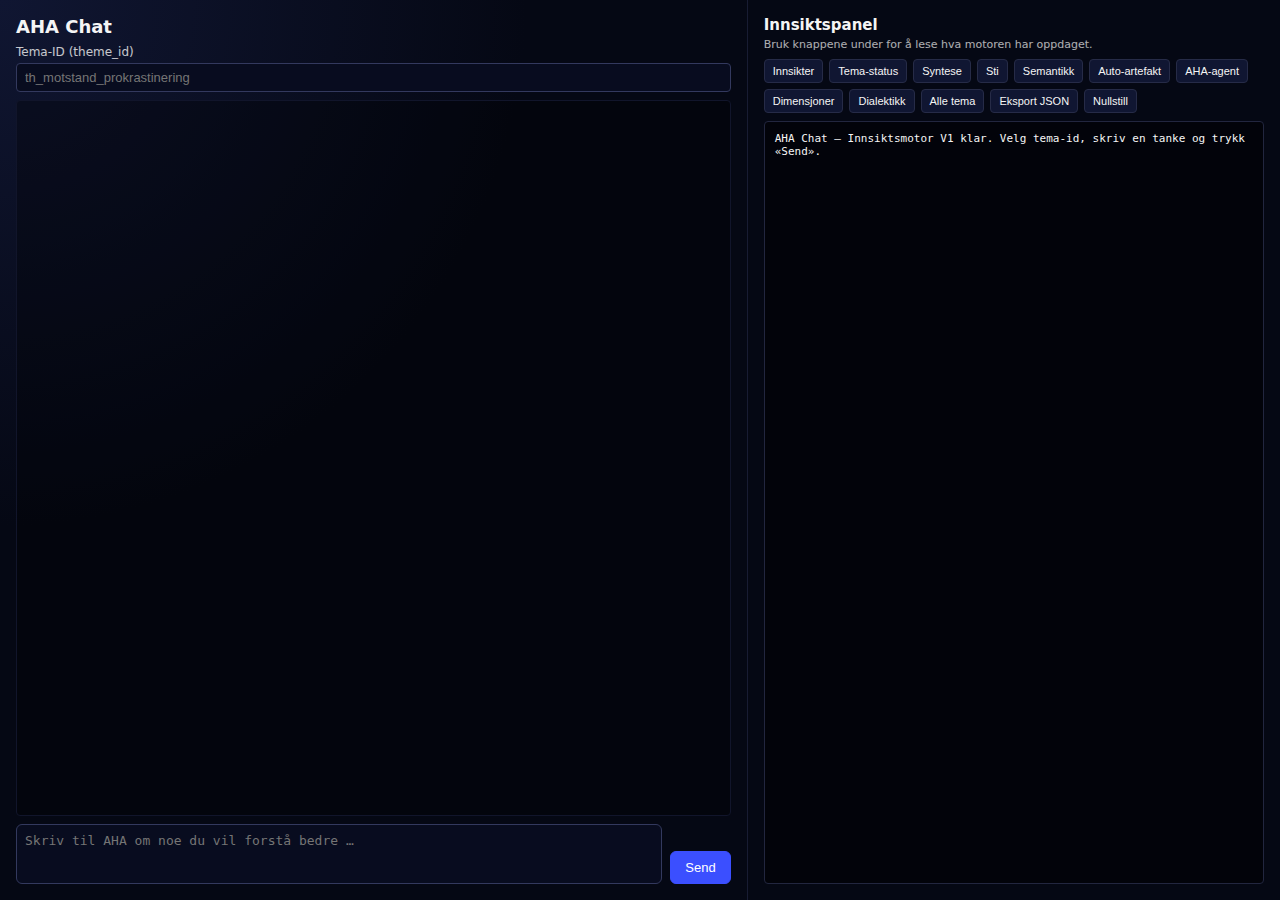
<file: index.html>
<!DOCTYPE html>
<html lang="no">
<head>
  <meta charset="UTF-8" />
  <title>AHA Chat – Innsiktsmotor V1</title>
  <style>
    * {
      box-sizing: border-box;
    }

    body {
      margin: 0;
      padding: 0;
      font-family: system-ui, -apple-system, BlinkMacSystemFont, sans-serif;
      background: #050814;
      color: #f5f5f5;
    }

    .app-shell {
      display: flex;
      flex-direction: row;
      height: 100vh;
      width: 100vw;
      overflow: hidden;
    }

    /* Venstre: chat */
    .chat-pane {
      flex: 2;
      display: flex;
      flex-direction: column;
      padding: 16px;
      border-right: 1px solid #181c33;
      background: radial-gradient(circle at top left, #101632 0, #050814 45%);
    }

    .chat-header {
      display: flex;
      align-items: center;
      justify-content: space-between;
      margin-bottom: 8px;
    }

    .chat-header h1 {
      margin: 0;
      font-size: 18px;
    }

    .theme-row {
      display: flex;
      flex-direction: column;
      margin-bottom: 8px;
      gap: 4px;
    }

    .theme-row label {
      font-size: 12px;
      opacity: 0.8;
    }

    .theme-row input {
      padding: 6px 8px;
      border-radius: 4px;
      border: 1px solid #33395e;
      background: #080c1f;
      color: #f5f5f5;
      font-size: 13px;
    }

    #chat-log {
      flex: 1;
      overflow-y: auto;
      padding: 8px 4px;
      border-radius: 4px;
      background: rgba(0, 0, 0, 0.3);
      border: 1px solid #11152b;
    }

    .msg-row {
      display: flex;
      margin-bottom: 8px;
    }

    .msg-row.user {
      justify-content: flex-end;
    }

    .msg-row.system {
      justify-content: flex-start;
    }

    .msg-bubble {
      max-width: 80%;
      padding: 8px 10px;
      border-radius: 12px;
      font-size: 13px;
      line-height: 1.35;
      white-space: pre-wrap;
      word-wrap: break-word;
    }

    .msg-row.user .msg-bubble {
      background: #2b4fff;
      color: #ffffff;
      border-bottom-right-radius: 2px;
    }

    .msg-row.system .msg-bubble {
      background: #14192e;
      color: #f5f5f5;
      border-bottom-left-radius: 2px;
      border: 1px solid #252b50;
    }

    .msg-meta {
      margin-top: 2px;
      font-size: 10px;
      opacity: 0.6;
    }

    .composer {
      margin-top: 8px;
      display: flex;
      gap: 8px;
      align-items: flex-end;
    }

    .composer textarea {
      flex: 1;
      resize: none;
      min-height: 60px;
      max-height: 160px;
      padding: 8px;
      border-radius: 6px;
      border: 1px solid #33395e;
      background: #080c1f;
      color: #f5f5f5;
      font-size: 13px;
    }

    .composer button {
      padding: 8px 14px;
      border-radius: 6px;
      border: 1px solid #3b4fff;
      background: #3b4fff;
      color: #ffffff;
      font-size: 13px;
      cursor: pointer;
      white-space: nowrap;
    }

    .composer button:hover {
      background: #6573ff;
    }

    /* Høyre: innsiktspanel */
    .insight-pane {
      flex: 1.4;
      display: flex;
      flex-direction: column;
      padding: 16px;
      background: #050814;
    }

    .insight-header {
      display: flex;
      flex-direction: column;
      gap: 4px;
      margin-bottom: 8px;
    }

    .insight-header h2 {
      margin: 0;
      font-size: 15px;
    }

    .insight-header small {
      font-size: 11px;
      opacity: 0.7;
    }

    .insight-buttons {
      display: flex;
      flex-wrap: wrap;
      gap: 6px;
      margin-bottom: 8px;
    }

    .insight-buttons button {
      padding: 5px 8px;
      border-radius: 4px;
      border: 1px solid #262b47;
      background: #101632;
      color: #f5f5f5;
      font-size: 11px;
      cursor: pointer;
    }

    .insight-buttons button:hover {
      background: #181f3f;
    }

    pre#out {
      flex: 1;
      margin: 0;
      padding: 10px;
      border-radius: 4px;
      background: #02030a;
      border: 1px solid #22263f;
      font-size: 11px;
      white-space: pre-wrap;
      word-wrap: break-word;
      overflow: auto;
    }

    /* Responsiv for iPad / small screens */
    @media (max-width: 900px) {
      .app-shell {
        flex-direction: column;
        height: auto;
      }

      .chat-pane {
        height: 60vh;
        border-right: none;
        border-bottom: 1px solid #181c33;
      }

      .insight-pane {
        height: 40vh;
      }
    }
  </style>
</head>
<body>
  <div class="app-shell">
    <!-- VENSTRE: CHAT -->
    <section class="chat-pane">
      <div class="chat-header">
        <h1>AHA Chat</h1>
      </div>

      <div class="theme-row">
        <label for="theme-id">Tema-ID (theme_id)</label>
        <input id="theme-id" type="text" placeholder="th_motstand_prokrastinering" />
      </div>

      <div id="chat-log"></div>

      <div class="composer">
        <textarea
          id="msg"
          placeholder="Skriv til AHA om noe du vil forstå bedre …"
        ></textarea>
        <button id="btn-send">Send</button>
      </div>
    </section>

    <!-- HØYRE: INNSIKTSPANEL -->
    <section class="insight-pane">
      <div class="insight-header">
        <h2>Innsiktspanel</h2>
        <small>Bruk knappene under for å lese hva motoren har oppdaget.</small>
      </div>

      <div class="insight-buttons">
        <button id="btn-insights">Innsikter</button>
        <button id="btn-status">Tema-status</button>
        <button id="btn-synth">Syntese</button>
        <button id="btn-path">Sti</button>
        <button id="btn-sem">Semantikk</button>
        <button id="btn-auto">Auto-artefakt</button>
        <button id="btn-agent">AHA-agent</button>
        <button id="btn-dim">Dimensjoner</button>
        <button id="btn-dial">Dialektikk</button>
        <button id="btn-topics">Alle tema</button>
        <button id="btn-export">Eksport JSON</button>
        <button id="btn-reset">Nullstill</button>
      </div>

      <pre id="out"></pre>
    </section>
  </div>

  <!-- Motoren (uendret) -->
  <script src="insightsChamber.js"></script>
  <!-- Chat + kobling til motor -->
  <script src="ahaChat.js"></script>
</body>
</html>
</file>
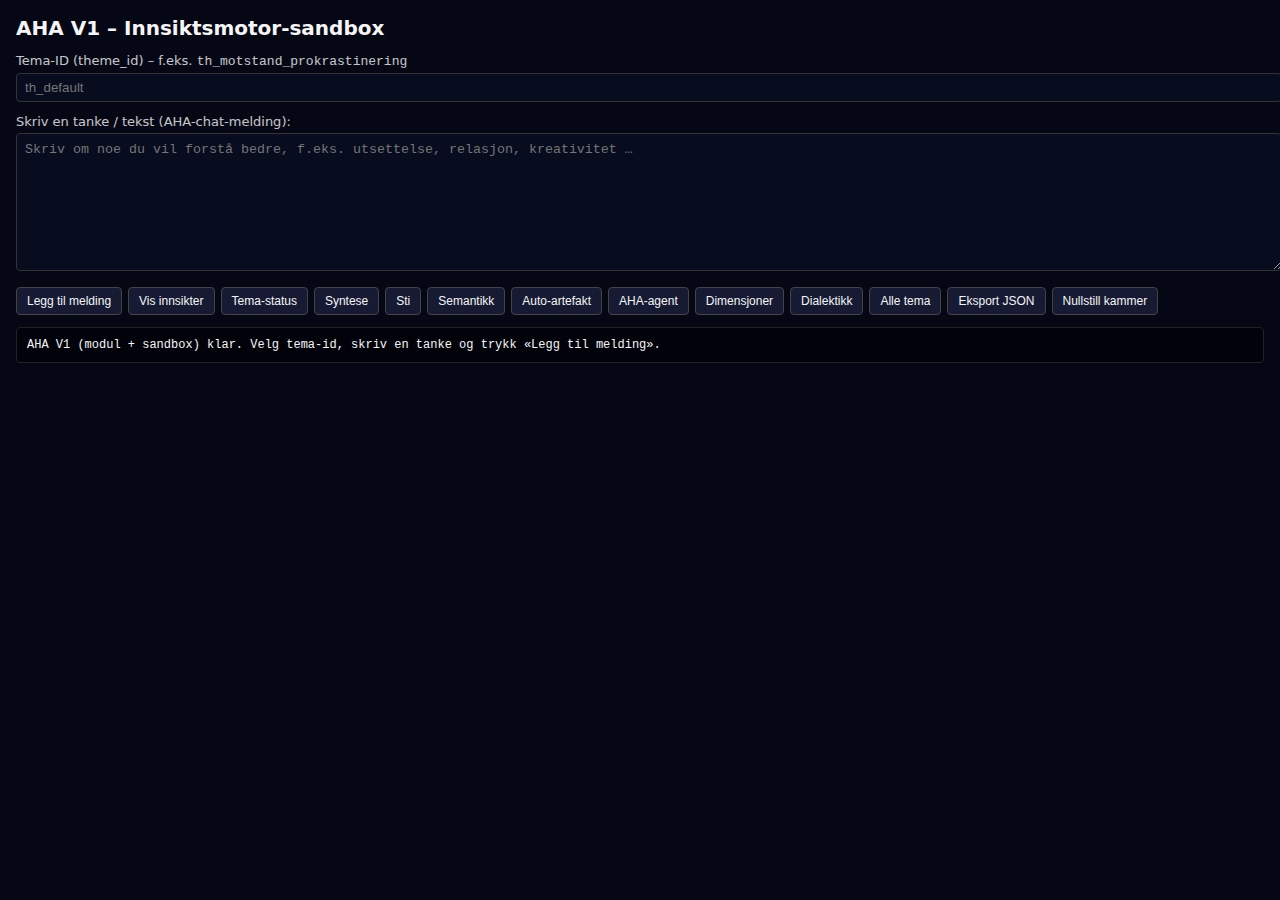
<file: aha-samdbox.html>
<!DOCTYPE html>
<html lang="no">
<head>
  <meta charset="UTF-8" />
  <title>AHA V1 – Innsiktsmotor-sandbox</title>
  <style>
    body {
      margin: 0;
      padding: 16px;
      font-family: system-ui, -apple-system, BlinkMacSystemFont, sans-serif;
      background: #050814;
      color: #f5f5f5;
    }

    h1 {
      margin-top: 0;
      font-size: 20px;
    }

    .row {
      margin-bottom: 12px;
    }

    label {
      font-size: 13px;
      opacity: 0.8;
      display: block;
      margin-bottom: 4px;
    }

    input[type="text"] {
      width: 100%;
      padding: 6px 8px;
      border-radius: 4px;
      border: 1px solid #333;
      background: #080c1f;
      color: #f5f5f5;
    }

    textarea {
      width: 100%;
      height: 120px;
      padding: 8px;
      border-radius: 4px;
      border: 1px solid #333;
      resize: vertical;
      background: #080c1f;
      color: #f5f5f5;
    }

    .buttons {
      display: flex;
      flex-wrap: wrap;
      gap: 6px;
      margin: 12px 0;
    }

    button {
      padding: 6px 10px;
      border-radius: 4px;
      border: 1px solid #444;
      background: #161b33;
      color: #f5f5f5;
      font-size: 12px;
      cursor: pointer;
    }

    button:hover {
      background: #202747;
    }

    pre#out {
      margin-top: 12px;
      padding: 10px;
      border-radius: 4px;
      background: #02030a;
      border: 1px solid #222;
      font-size: 12px;
      white-space: pre-wrap;
      word-wrap: break-word;
      max-height: 50vh;
      overflow: auto;
    }
  </style>
</head>
<body>
  <h1>AHA V1 – Innsiktsmotor-sandbox</h1>

  <div class="row">
    <label for="theme-id">Tema-ID (theme_id) – f.eks. <code>th_motstand_prokrastinering</code></label>
    <input id="theme-id" type="text" placeholder="th_default" />
  </div>

  <div class="row">
    <label for="msg">Skriv en tanke / tekst (AHA-chat-melding):</label>
    <textarea id="msg" placeholder="Skriv om noe du vil forstå bedre, f.eks. utsettelse, relasjon, kreativitet …"></textarea>
  </div>

  <div class="buttons">
    <button id="btn-add">Legg til melding</button>

    <button id="btn-insights">Vis innsikter</button>
    <button id="btn-status">Tema-status</button>
    <button id="btn-synth">Syntese</button>
    <button id="btn-path">Sti</button>
    <button id="btn-sem">Semantikk</button>
    <button id="btn-auto">Auto-artefakt</button>
    <button id="btn-agent">AHA-agent</button>
    <button id="btn-dim">Dimensjoner</button>
    <button id="btn-dial">Dialektikk</button>
    <button id="btn-topics">Alle tema</button>
    <button id="btn-export">Eksport JSON</button>

    <button id="btn-reset">Nullstill kammer</button>
  </div>

  <pre id="out"></pre>

  <!-- Viktig: motoren må lastes før sandbox-koblingen -->
  <script src="insightsChamber.js"></script>
  <script src="ahaSandbox.js"></script>
</body>
</html>
</file>
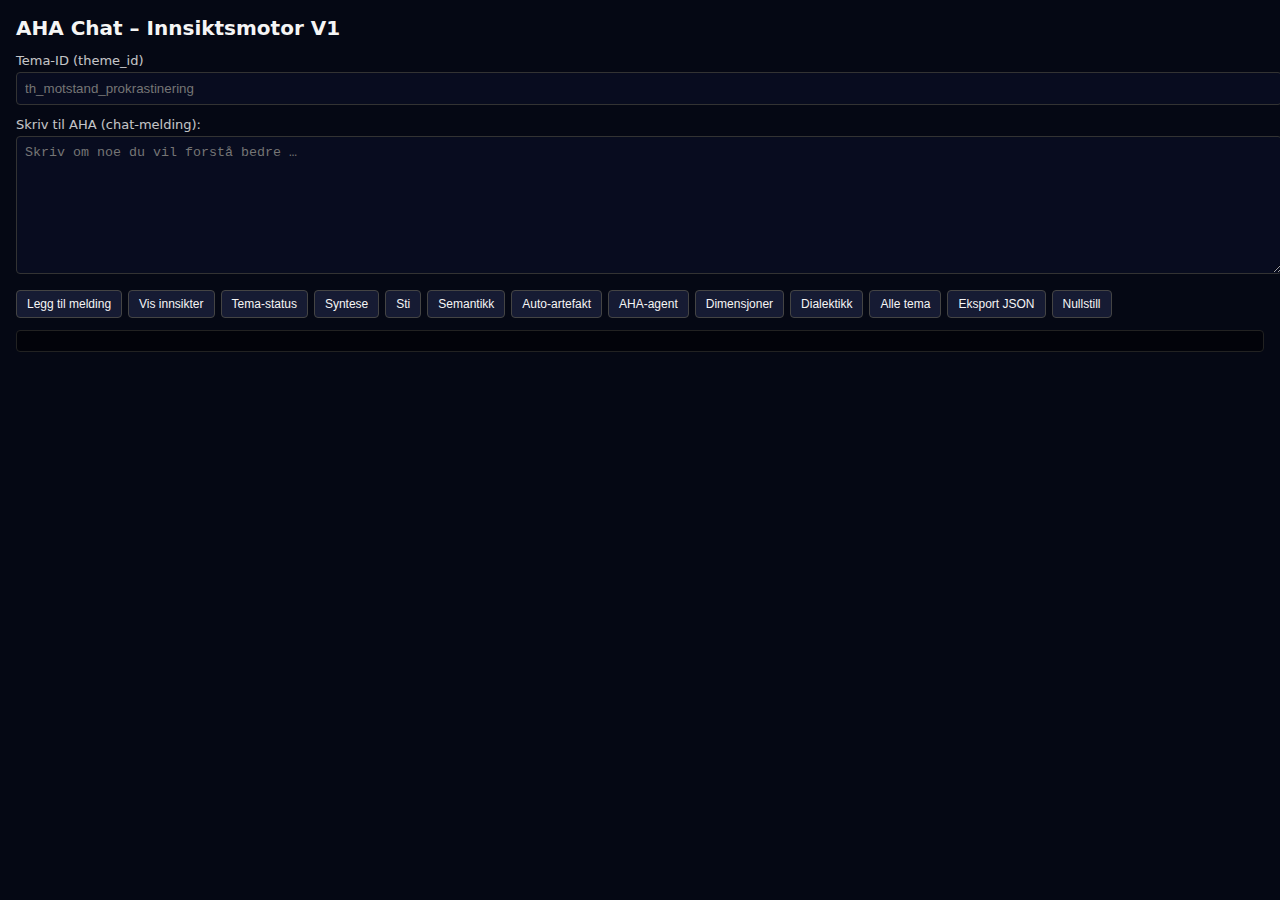
<file: aha-sandbox.html>
<!DOCTYPE html>
<html lang="no">
<head>
  <meta charset="UTF-8" />
  <title>AHA Chat – Innsiktsmotor V1</title>
  <style>
    body {
      margin: 0;
      padding: 16px;
      font-family: system-ui, -apple-system, BlinkMacSystemFont, sans-serif;
      background: #050814;
      color: #f5f5f5;
    }

    h1 {
      margin-top: 0;
      font-size: 20px;
    }

    .row { margin-bottom: 12px; }
    label {
      font-size: 13px;
      opacity: 0.8;
      display: block;
      margin-bottom: 4px;
    }

    input[type="text"], textarea {
      width: 100%;
      padding: 8px;
      border-radius: 4px;
      border: 1px solid #333;
      background: #080c1f;
      color: #f5f5f5;
    }

    textarea {
      height: 120px;
      resize: vertical;
    }

    .buttons {
      display: flex;
      flex-wrap: wrap;
      gap: 6px;
      margin: 12px 0;
    }

    button {
      padding: 6px 10px;
      border-radius: 4px;
      border: 1px solid #444;
      background: #161b33;
      color: #f5f5f5;
      font-size: 12px;
      cursor: pointer;
    }

    button:hover { background: #202747; }

    pre#out {
      margin-top: 12px;
      padding: 10px;
      border-radius: 4px;
      background: #02030a;
      border: 1px solid #222;
      font-size: 12px;
      white-space: pre-wrap;
      word-wrap: break-word;
      max-height: 50vh;
      overflow: auto;
    }
  </style>
</head>
<body>
  <h1>AHA Chat – Innsiktsmotor V1</h1>

  <div class="row">
    <label for="theme-id">Tema-ID (theme_id)</label>
    <input id="theme-id" type="text" placeholder="th_motstand_prokrastinering" />
  </div>

  <div class="row">
    <label for="msg">Skriv til AHA (chat-melding):</label>
    <textarea id="msg" placeholder="Skriv om noe du vil forstå bedre …"></textarea>
  </div>

  <div class="buttons">
    <button id="btn-add">Legg til melding</button>

    <button id="btn-insights">Vis innsikter</button>
    <button id="btn-status">Tema-status</button>
    <button id="btn-synth">Syntese</button>
    <button id="btn-path">Sti</button>
    <button id="btn-sem">Semantikk</button>
    <button id="btn-auto">Auto-artefakt</button>
    <button id="btn-agent">AHA-agent</button>
    <button id="btn-dim">Dimensjoner</button>
    <button id="btn-dial">Dialektikk</button>
    <button id="btn-topics">Alle tema</button>
    <button id="btn-export">Eksport JSON</button>

    <button id="btn-reset">Nullstill</button>
  </div>

  <pre id="out"></pre>

  <!-- Motoren -->
  <script src="insightsChamber.js"></script>
  <!-- Kobling mellom chat-UI og motor -->
  <script src="ahaChat.js"></script>
</body>
</html>
</file>
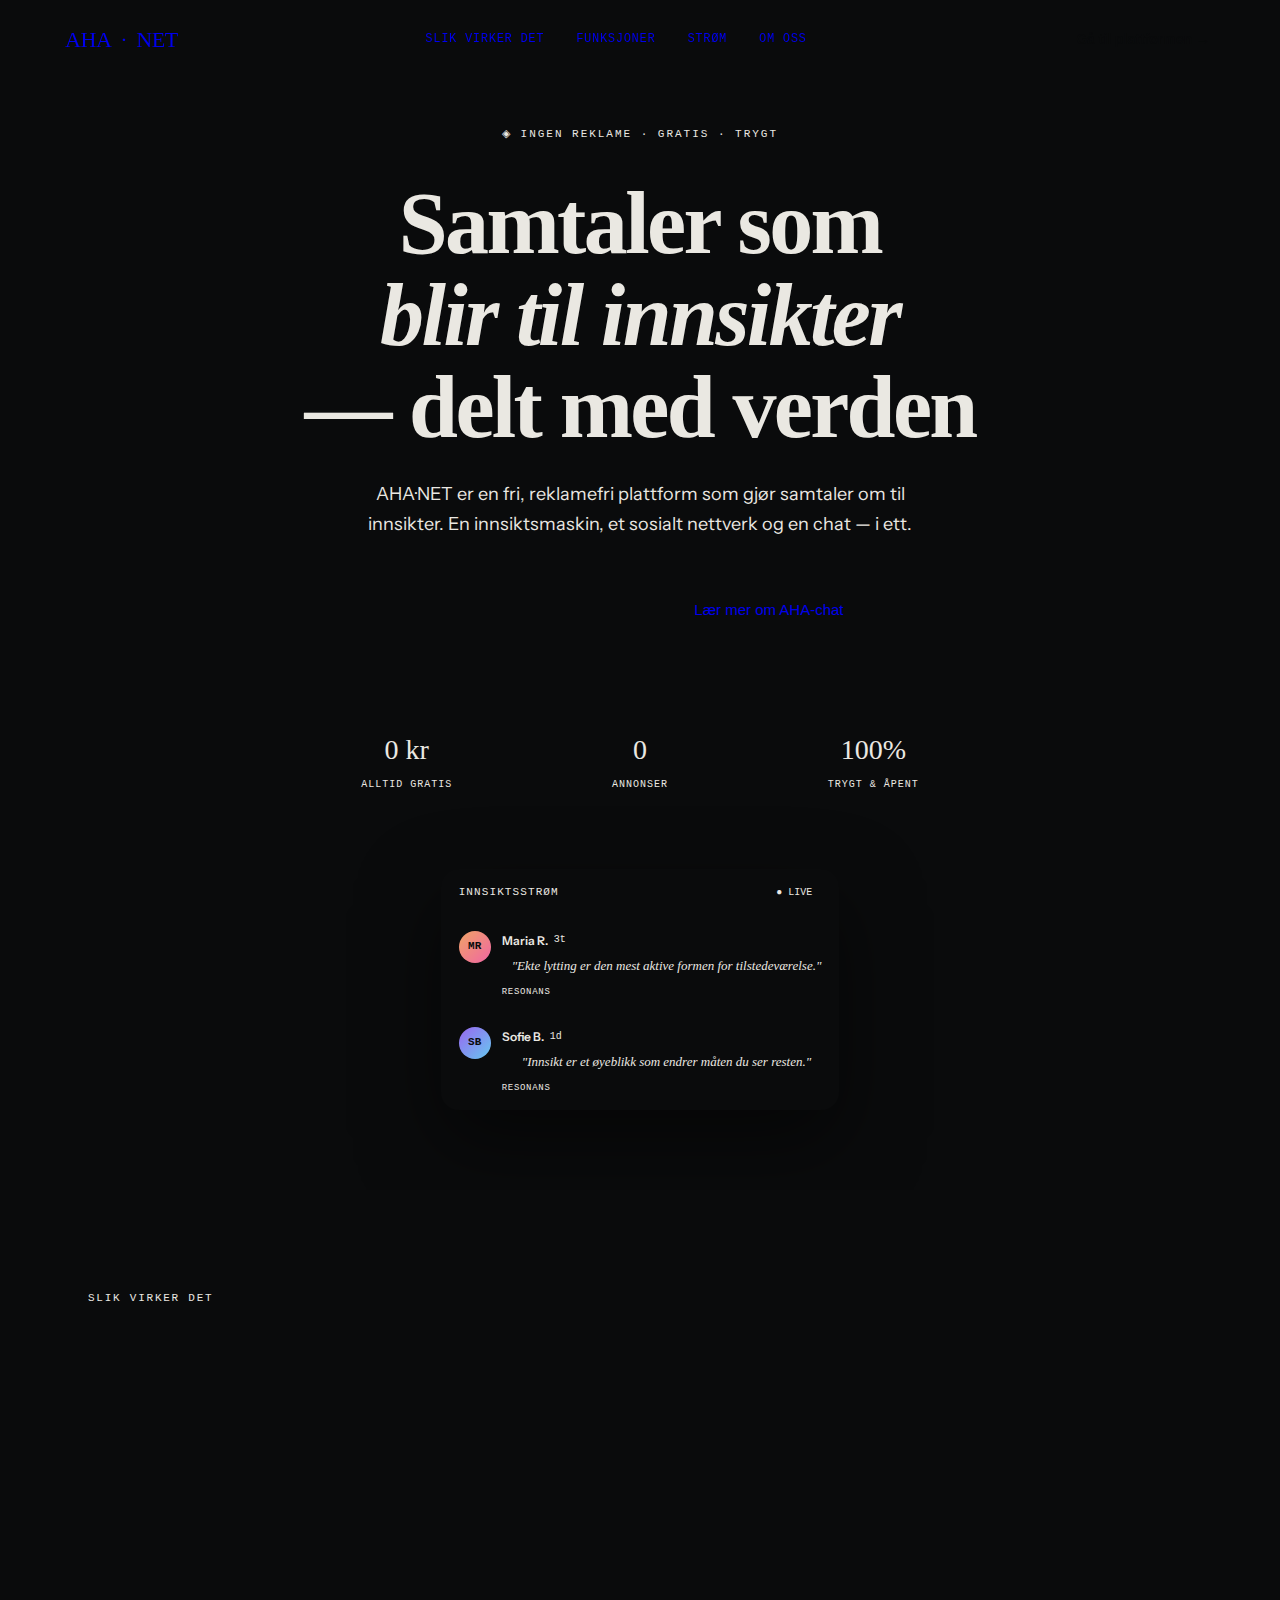
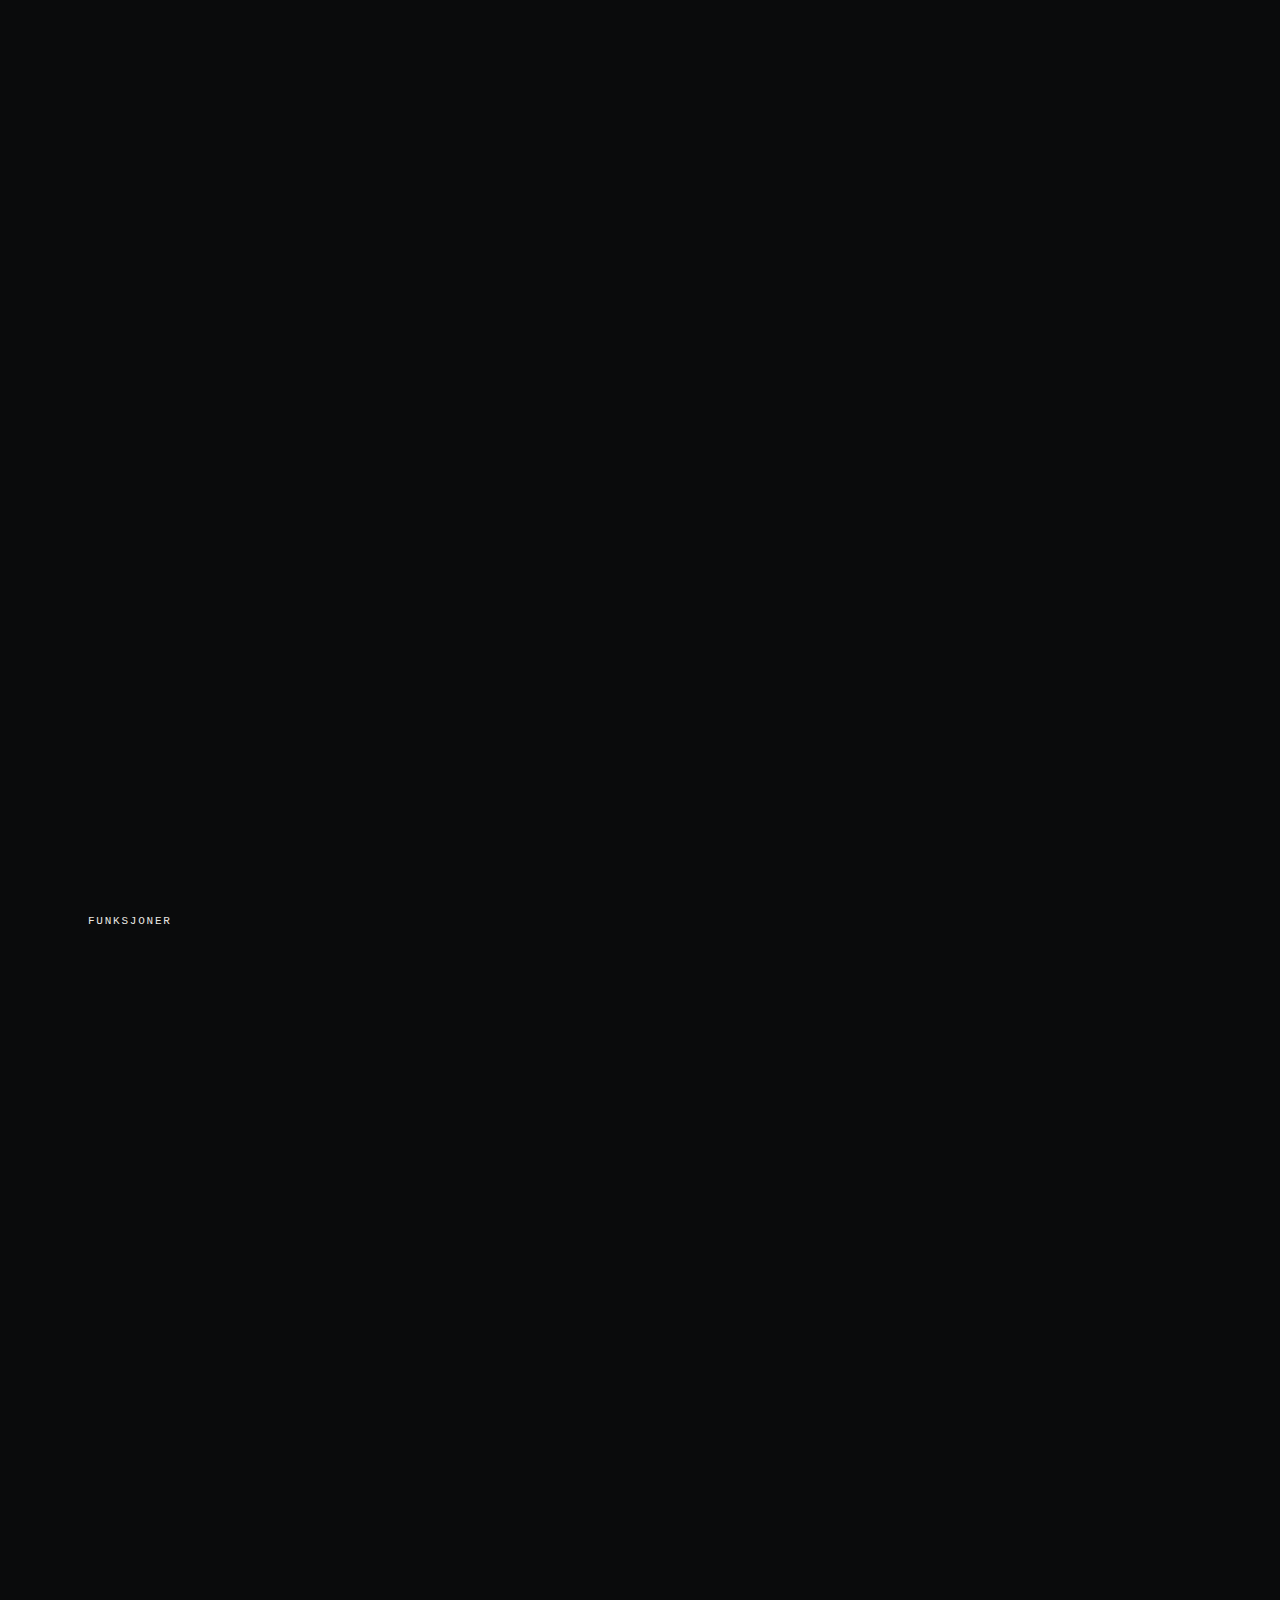
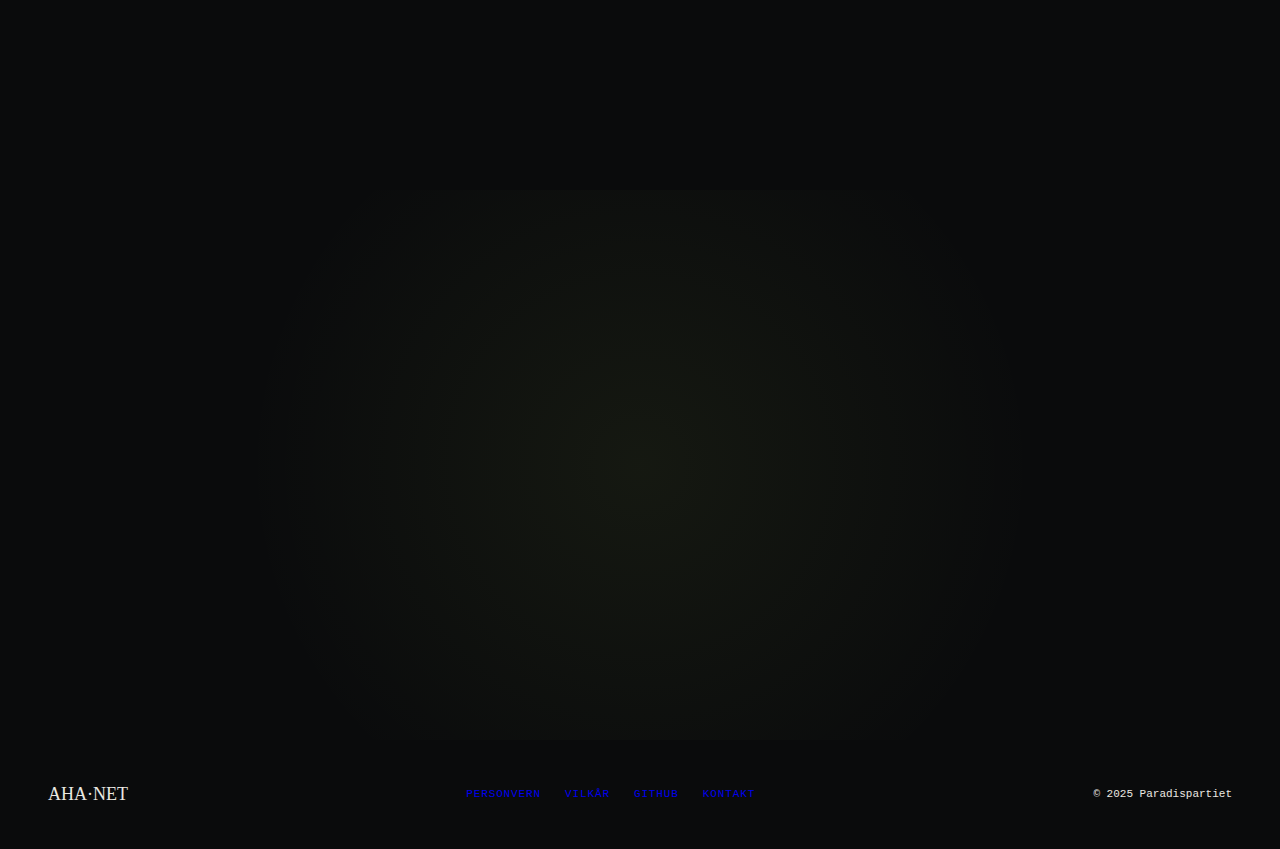
<file: landing.html>
<!DOCTYPE html>

<html lang="no">
<head>
<meta charset="UTF-8"/>
<meta name="viewport" content="width=device-width, initial-scale=1.0"/>
<title>AHA·NET — Innsiktsplattformen</title>
<link href="https://fonts.googleapis.com/css2?family=DM+Serif+Display:ital@0;1&family=DM+Mono:wght@300;400;500&family=Instrument+Sans:ital,wght@0,400;0,600;1,400&display=swap" rel="stylesheet"/>
<style>
  :root {
    --bg: #0a0b0c;
    --surface: #111213;
    --surface2: #181a1b;
    --border: #222425;
    --accent: #c8f066;
    --accent2: #66c8f0;
    --accent3: #f0a366;
    --accent4: #f066a3;
    --text: #eae8e2;
    --text-dim: #888480;
    --text-muted: #444240;
    --tag-bg: rgba(200,240,102,0.07);
    --tag-border: rgba(200,240,102,0.18);
  }
  *, *::before, *::after { box-sizing: border-box; margin: 0; padding: 0; }
  html { scroll-behavior: smooth; }
  body {
    background: var(--bg);
    color: var(--text);
    font-family: 'Instrument Sans', sans-serif;
    font-size: 16px;
    line-height: 1.6;
    overflow-x: hidden;
  }

/* GRAIN */
body::before {
content: ‘’;
position: fixed; inset: 0;
background-image: url(“data:image/svg+xml,%3Csvg viewBox=‘0 0 200 200’ xmlns=‘http://www.w3.org/2000/svg’%3E%3Cfilter id=‘n’%3E%3CfeTurbulence type=‘fractalNoise’ baseFrequency=‘0.85’ numOctaves=‘4’ stitchTiles=‘stitch’/%3E%3C/filter%3E%3Crect width=‘100%25’ height=‘100%25’ filter=‘url(%23n)’ opacity=‘0.045’/%3E%3C/svg%3E”);
pointer-events: none; z-index: 9999; opacity: 0.5;
}

/* NAV */
nav {
position: fixed; top: 0; left: 0; right: 0;
display: flex; align-items: center; justify-content: space-between;
padding: 18px 48px;
background: rgba(10,11,12,0.88); backdrop-filter: blur(20px);
border-bottom: 1px solid var(–border);
z-index: 100; animation: fadeDown 0.6s ease both;
}
.nav-logo {
font-family: ‘DM Serif Display’, serif;
font-size: 22px; letter-spacing: -0.02em;
color: var(–text); text-decoration: none;
display: flex; align-items: center; gap: 9px;
}
.nav-logo span { color: var(–accent); }
.live-dot { width: 8px; height: 8px; background: var(–accent); border-radius: 50%; animation: pulse 2s ease infinite; }
.nav-links { display: flex; align-items: center; gap: 32px; }
.nav-link {
font-family: ‘DM Mono’, monospace; font-size: 12px;
letter-spacing: 0.06em; color: var(–text-dim); text-decoration: none;
transition: color 0.2s; text-transform: uppercase;
}
.nav-link:hover { color: var(–text); }
.nav-cta {
background: var(–accent); color: #0a0b0c; border: none;
padding: 10px 22px; border-radius: 100px;
font-family: ‘Instrument Sans’, sans-serif; font-size: 14px; font-weight: 600;
cursor: pointer; text-decoration: none; transition: all 0.2s; display: inline-block;
}
.nav-cta:hover { transform: translateY(-1px); box-shadow: 0 6px 24px rgba(200,240,102,0.35); }

/* HERO */
.hero {
min-height: 100vh;
display: flex; flex-direction: column; align-items: center; justify-content: center;
text-align: center; padding: 120px 48px 80px;
position: relative; overflow: hidden;
}

/* Background orbs */
.orb {
position: absolute; border-radius: 50%;
filter: blur(100px); pointer-events: none; opacity: 0.12;
}
.orb1 { width: 600px; height: 600px; background: var(–accent); top: -200px; left: -200px; animation: drift1 18s ease infinite; }
.orb2 { width: 500px; height: 500px; background: var(–accent2); bottom: -150px; right: -150px; animation: drift2 22s ease infinite; }
.orb3 { width: 400px; height: 400px; background: var(–accent4); top: 30%; left: 60%; animation: drift1 14s ease infinite reverse; }

.hero-eyebrow {
font-family: ‘DM Mono’, monospace; font-size: 11px;
letter-spacing: 0.18em; text-transform: uppercase;
color: var(–accent); border: 1px solid var(–tag-border);
background: var(–tag-bg); padding: 6px 16px; border-radius: 100px;
margin-bottom: 28px; display: inline-block;
animation: fadeUp 0.7s ease both 0.2s;
}

.hero-title {
font-family: ‘DM Serif Display’, serif;
font-size: clamp(44px, 7vw, 88px);
letter-spacing: -0.03em; line-height: 1.05;
margin-bottom: 24px;
animation: fadeUp 0.7s ease both 0.35s;
}
.hero-title em { font-style: italic; color: var(–accent); }
.hero-title .line2 { color: var(–text-dim); }

.hero-sub {
font-size: 18px; color: var(–text-dim); max-width: 560px;
line-height: 1.7; margin-bottom: 44px;
animation: fadeUp 0.7s ease both 0.5s;
}

.hero-actions {
display: flex; gap: 12px; flex-wrap: wrap; justify-content: center;
animation: fadeUp 0.7s ease both 0.65s;
}
.btn-primary {
background: var(–accent); color: #0a0b0c; border: none;
padding: 14px 30px; border-radius: 100px;
font-family: ‘Instrument Sans’, sans-serif; font-size: 15px; font-weight: 600;
cursor: pointer; text-decoration: none; display: inline-block;
transition: all 0.25s;
}
.btn-primary:hover { transform: translateY(-2px); box-shadow: 0 8px 32px rgba(200,240,102,0.4); }
.btn-secondary {
background: transparent; color: var(–text-dim);
border: 1px solid var(–border); padding: 14px 30px; border-radius: 100px;
font-family: ‘Instrument Sans’, sans-serif; font-size: 15px;
cursor: pointer; text-decoration: none; display: inline-block;
transition: all 0.2s;
}
.btn-secondary:hover { border-color: var(–text-muted); color: var(–text); }

/* STATS BAR */
.stats-bar {
display: flex; gap: 0; margin-top: 72px; width: 100%; max-width: 700px;
background: var(–surface); border: 1px solid var(–border); border-radius: 16px;
overflow: hidden; animation: fadeUp 0.7s ease both 0.8s;
}
.stat-item { flex: 1; padding: 20px 28px; text-align: center; border-right: 1px solid var(–border); }
.stat-item:last-child { border-right: none; }
.stat-num { font-family: ‘DM Serif Display’, serif; font-size: 28px; color: var(–accent); margin-bottom: 4px; }
.stat-label { font-family: ‘DM Mono’, monospace; font-size: 10px; letter-spacing: 0.1em; text-transform: uppercase; color: var(–text-muted); }

/* LIVE FEED PREVIEW */
.feed-preview {
background: var(–surface); border: 1px solid var(–border);
border-radius: 18px; overflow: hidden; max-width: 500px;
margin: 56px auto 0; box-shadow: 0 32px 80px rgba(0,0,0,0.5);
animation: fadeUp 0.8s ease both 1s;
}
.fp-header {
padding: 14px 18px; border-bottom: 1px solid var(–border);
display: flex; align-items: center; gap: 8px;
}
.fp-title { font-family: ‘DM Mono’, monospace; font-size: 11px; letter-spacing: 0.1em; text-transform: uppercase; color: var(–text-muted); }
.fp-live { font-family: ‘DM Mono’, monospace; font-size: 10px; color: var(–accent); background: var(–tag-bg); border: 1px solid var(–tag-border); padding: 2px 9px; border-radius: 100px; margin-left: auto; }
.fp-item { padding: 14px 18px; border-bottom: 1px solid var(–border-subtle, #18191a); display: flex; gap: 11px; }
.fp-item:last-child { border-bottom: none; }
.fp-avatar { width: 32px; height: 32px; border-radius: 50%; flex-shrink: 0; display: flex; align-items: center; justify-content: center; font-size: 11px; font-weight: 600; color: #0a0b0c; font-family: ‘DM Mono’, monospace; }
.fp-content { flex: 1; }
.fp-meta { display: flex; gap: 6px; align-items: center; margin-bottom: 3px; }
.fp-author { font-size: 12px; font-weight: 600; }
.fp-time { font-family: ‘DM Mono’, monospace; font-size: 10px; color: var(–text-muted); }
.fp-text { font-size: 13px; color: var(–text-dim); line-height: 1.5; }
.fp-quote { font-family: ‘DM Serif Display’, serif; font-style: italic; font-size: 13px; color: var(–text); margin-top: 6px; border-left: 2px solid var(–accent); padding-left: 10px; }
.fp-res { display: flex; align-items: center; gap: 7px; margin-top: 8px; }
.fp-res-label { font-family: ‘DM Mono’, monospace; font-size: 9px; color: var(–text-muted); text-transform: uppercase; letter-spacing: 0.08em; }
.fp-bar { flex: 1; height: 2px; background: var(–border); border-radius: 100px; }
.fp-bar-fill { height: 100%; border-radius: 100px; background: linear-gradient(90deg, var(–accent2), var(–accent)); }

/* SECTION */
section { padding: 100px 48px; max-width: 1200px; margin: 0 auto; }

.section-label {
font-family: ‘DM Mono’, monospace; font-size: 11px;
letter-spacing: 0.16em; text-transform: uppercase;
color: var(–accent); margin-bottom: 16px;
}
.section-title {
font-family: ‘DM Serif Display’, serif;
font-size: clamp(32px, 4vw, 52px); letter-spacing: -0.025em;
line-height: 1.1; margin-bottom: 16px;
}
.section-title em { font-style: italic; color: var(–accent); }
.section-sub { font-size: 17px; color: var(–text-dim); max-width: 520px; line-height: 1.7; margin-bottom: 56px; }

/* HOW IT WORKS */
.steps { display: grid; grid-template-columns: repeat(3, 1fr); gap: 24px; }
.step {
background: var(–surface); border: 1px solid var(–border);
border-radius: 16px; padding: 28px 26px;
transition: all 0.25s; position: relative; overflow: hidden;
}
.step::before {
content: ‘’;
position: absolute; top: 0; left: 0; right: 0; height: 2px;
background: linear-gradient(90deg, transparent, var(–accent), transparent);
opacity: 0; transition: opacity 0.3s;
}
.step:hover { border-color: var(–tag-border); transform: translateY(-3px); }
.step:hover::before { opacity: 1; }
.step-num {
font-family: ‘DM Mono’, monospace; font-size: 11px;
letter-spacing: 0.1em; color: var(–accent); margin-bottom: 14px;
}
.step-icon { font-size: 28px; margin-bottom: 14px; }
.step-title { font-family: ‘DM Serif Display’, serif; font-size: 20px; margin-bottom: 10px; }
.step-text { font-size: 14px; color: var(–text-dim); line-height: 1.65; }

/* FEATURES */
.features { display: grid; grid-template-columns: repeat(2, 1fr); gap: 20px; }
.feature {
background: var(–surface); border: 1px solid var(–border);
border-radius: 16px; padding: 28px; transition: all 0.2s;
}
.feature:hover { border-color: var(–tag-border); }
.feature-icon { font-size: 24px; margin-bottom: 14px; }
.feature-title { font-family: ‘DM Serif Display’, serif; font-size: 20px; margin-bottom: 8px; }
.feature-text { font-size: 14px; color: var(–text-dim); line-height: 1.65; }
.feature-badge {
display: inline-block; margin-top: 12px;
font-family: ‘DM Mono’, monospace; font-size: 10px;
letter-spacing: 0.08em; padding: 3px 10px; border-radius: 100px;
color: var(–accent); background: var(–tag-bg); border: 1px solid var(–tag-border);
}

/* MANIFESTO */
.manifesto-section {
padding: 100px 48px;
background: var(–surface);
border-top: 1px solid var(–border);
border-bottom: 1px solid var(–border);
text-align: center;
}
.manifesto-text {
font-family: ‘DM Serif Display’, serif;
font-size: clamp(22px, 3.5vw, 40px);
line-height: 1.4; max-width: 820px; margin: 0 auto;
letter-spacing: -0.02em;
}
.manifesto-text em { font-style: italic; color: var(–accent); }
.manifesto-author {
font-family: ‘DM Mono’, monospace; font-size: 12px;
color: var(–text-muted); margin-top: 24px; letter-spacing: 0.08em;
}

/* CTA SECTION */
.cta-section {
text-align: center; padding: 120px 48px;
position: relative; overflow: hidden;
}
.cta-orb {
position: absolute; width: 800px; height: 800px;
background: radial-gradient(circle, rgba(200,240,102,0.06), transparent 70%);
top: 50%; left: 50%; transform: translate(-50%,-50%);
border-radius: 50%; pointer-events: none;
}
.cta-title {
font-family: ‘DM Serif Display’, serif;
font-size: clamp(36px, 5vw, 64px); letter-spacing: -0.03em;
line-height: 1.1; margin-bottom: 20px;
position: relative;
}
.cta-title em { font-style: italic; color: var(–accent); }
.cta-sub { font-size: 17px; color: var(–text-dim); max-width: 480px; margin: 0 auto 40px; line-height: 1.7; position: relative; }

/* FOOTER */
footer {
padding: 40px 48px;
border-top: 1px solid var(–border);
display: flex; align-items: center; justify-content: space-between;
flex-wrap: wrap; gap: 16px;
}
.footer-logo { font-family: ‘DM Serif Display’, serif; font-size: 18px; color: var(–text-dim); }
.footer-logo span { color: var(–accent); }
.footer-links { display: flex; gap: 24px; }
.footer-link { font-family: ‘DM Mono’, monospace; font-size: 11px; letter-spacing: 0.08em; color: var(–text-muted); text-decoration: none; text-transform: uppercase; transition: color 0.2s; }
.footer-link:hover { color: var(–text); }
.footer-copy { font-family: ‘DM Mono’, monospace; font-size: 11px; color: var(–text-muted); }

/* Divider */
.divider { width: 100%; height: 1px; background: var(–border); }

/* ANIMATIONS */
@keyframes fadeDown { from { opacity:0; transform:translateY(-8px); } to { opacity:1; transform:translateY(0); } }
@keyframes fadeUp { from { opacity:0; transform:translateY(16px); } to { opacity:1; transform:translateY(0); } }
@keyframes pulse { 0%,100%{opacity:1;transform:scale(1);}50%{opacity:0.5;transform:scale(0.8);} }
@keyframes drift1 { 0%,100%{transform:translate(0,0);}33%{transform:translate(30px,-20px);}66%{transform:translate(-20px,30px);} }
@keyframes drift2 { 0%,100%{transform:translate(0,0);}33%{transform:translate(-25px,20px);}66%{transform:translate(20px,-25px);} }

/* Scroll reveal */
.reveal { opacity: 0; transform: translateY(24px); transition: opacity 0.7s ease, transform 0.7s ease; }
.reveal.in { opacity: 1; transform: translateY(0); }

@media (max-width: 900px) {
nav { padding: 14px 20px; }
.nav-links { display: none; }
section { padding: 60px 20px; }
.steps, .features { grid-template-columns: 1fr; }
.stats-bar { flex-direction: column; }
.stat-item { border-right: none; border-bottom: 1px solid var(–border); }
.manifesto-section { padding: 60px 20px; }
footer { flex-direction: column; gap: 20px; padding: 32px 20px; }
}
</style>

</head>
<body>

<!-- NAV -->

<nav>
  <a class="nav-logo" href="#">
    <div class="live-dot"></div>
    AHA<span>·</span>NET
  </a>
  <div class="nav-links">
    <a class="nav-link" href="#how">Slik virker det</a>
    <a class="nav-link" href="#features">Funksjoner</a>
    <a class="nav-link" href="aha-twitter.html">Strøm</a>
    <a class="nav-link" href="#">Om oss</a>
  </div>
  <a class="nav-cta" href="aha-twitter.html">Gå til plattformen →</a>
</nav>

<!-- HERO -->

<div class="hero">
  <div class="orb orb1"></div>
  <div class="orb orb2"></div>
  <div class="orb orb3"></div>

  <div class="hero-eyebrow">◈ Ingen reklame · Gratis · Trygt</div>

  <h1 class="hero-title">
    Samtaler som<br>
    <em>blir til innsikter</em><br>
    <span class="line2">— delt med verden</span>
  </h1>

  <p class="hero-sub">
    AHA·NET er en fri, reklamefri plattform som gjør samtaler om til innsikter.
    En innsiktsmaskin, et sosialt nettverk og en chat — i ett.
  </p>

  <div class="hero-actions">
    <a class="btn-primary" href="aha-twitter.html">Utforsk innsiktsstrømmen</a>
    <a class="btn-secondary" href="#">Lær mer om AHA-chat</a>
  </div>

  <div class="stats-bar">
    <div class="stat-item">
      <div class="stat-num">0 kr</div>
      <div class="stat-label">Alltid gratis</div>
    </div>
    <div class="stat-item">
      <div class="stat-num">0</div>
      <div class="stat-label">Annonser</div>
    </div>
    <div class="stat-item">
      <div class="stat-num">100%</div>
      <div class="stat-label">Trygt & åpent</div>
    </div>
  </div>

  <!-- Live feed preview -->

  <div class="feed-preview">
    <div class="fp-header">
      <span class="fp-title">Innsiktsstrøm</span>
      <span class="fp-live">● LIVE</span>
    </div>
    <div class="fp-item">
      <div class="fp-avatar" style="background:linear-gradient(135deg,#f0a366,#f066a3)">MR</div>
      <div class="fp-content">
        <div class="fp-meta"><span class="fp-author">Maria R.</span><span class="fp-time">3t</span></div>
        <div class="fp-quote">"Ekte lytting er den mest aktive formen for tilstedeværelse."</div>
        <div class="fp-res"><span class="fp-res-label">Resonans</span><div class="fp-bar"><div class="fp-bar-fill" style="width:82%"></div></div></div>
      </div>
    </div>
    <div class="fp-item">
      <div class="fp-avatar" style="background:linear-gradient(135deg,#9966f0,#66c8f0)">SB</div>
      <div class="fp-content">
        <div class="fp-meta"><span class="fp-author">Sofie B.</span><span class="fp-time">1d</span></div>
        <div class="fp-quote">"Innsikt er et øyeblikk som endrer måten du ser resten."</div>
        <div class="fp-res"><span class="fp-res-label">Resonans</span><div class="fp-bar"><div class="fp-bar-fill" style="width:96%"></div></div></div>
      </div>
    </div>
  </div>
</div>

<!-- HOW IT WORKS -->

<section id="how">
  <div class="section-label">Slik virker det</div>
  <h2 class="section-title reveal">Fra <em>samtale</em><br>til innsikt</h2>
  <p class="section-sub reveal">AHA·NET er ikke et vanlig sosialt nettverk. Det er en innsiktsmaskin som destillerer samtaler til meningsfull kunnskap.</p>

  <div class="steps">
    <div class="step reveal">
      <div class="step-num">01</div>
      <div class="step-icon">◈</div>
      <div class="step-title">Chat med AHA</div>
      <div class="step-text">Ha en samtale med AHA-chat om hva som helst — filosofi, demokrati, hverdagsliv. AHA matcher temaer automatisk og bygger forståelse.</div>
    </div>
    <div class="step reveal" style="transition-delay:0.1s">
      <div class="step-num">02</div>
      <div class="step-icon">⬡</div>
      <div class="step-title">Innsikter destilleres</div>
      <div class="step-text">Motoren identifiserer kjernen i samtalen — de setningene som inneholder ekte innsikt — og gjør dem klare til å deles.</div>
    </div>
    <div class="step reveal" style="transition-delay:0.2s">
      <div class="step-num">03</div>
      <div class="step-icon">◎</div>
      <div class="step-title">Del med verden</div>
      <div class="step-text">Publiser innsikten til strømmen. Andre kan resonere, kommentere og utforske videre i sin egen AHA-chat.</div>
    </div>
  </div>
</section>

<div class="manifesto-section">
  <p class="manifesto-text reveal">
    Vi tror at <em>innsikt</em> — ikke støy — er det som gjør samfunn sterkere.
    Ingen algoritmer som skaper sinne. Ingen annonser som selger oppmerksomheten din.
    Bare mennesker som <em>tenker høyt, sammen.</em>
  </p>
  <div class="manifesto-author reveal">— Paradispartiet / AHA·EchoNet</div>
</div>

<!-- FEATURES -->

<section id="features">
  <div class="section-label">Funksjoner</div>
  <h2 class="section-title reveal">Alt du trenger.<br><em>Ingenting du ikke trenger.</em></h2>
  <p class="section-sub reveal">Et fullt sosialt nettverk — med chat, strøm og bilder — men bygget rundt innsikt, ikke engasjement.</p>

  <div class="features">
    <div class="feature reveal">
      <div class="feature-icon">◈</div>
      <div class="feature-title">AHA-chat · Innsiktsmotor</div>
      <div class="feature-text">En AI-drevet chat som ikke bare svarer — den destillerer. Matcher emner automatisk, bygger syntese på tvers av samtaler og hjelper deg å tenke klarere.</div>
      <span class="feature-badge">Powered by Claude AI</span>
    </div>
    <div class="feature reveal" style="transition-delay:0.1s">
      <div class="feature-icon">◎</div>
      <div class="feature-title">Innsiktsstrøm</div>
      <div class="feature-text">En Twitter-lignende feed der hvert innlegg har en resonans-score, emne-tags og direkte kobling til AHA-chat for å utforske dypere.</div>
      <span class="feature-badge">Ingen algoritme-manipulasjon</span>
    </div>
    <div class="feature reveal" style="transition-delay:0.05s">
      <div class="feature-icon">⬡</div>
      <div class="feature-title">Bildestrøm</div>
      <div class="feature-text">Del bilder og visuelle innsikter — Instagram-inspirert, men uten filtre og likes som primær valuta. Kontekst og innsikt kommer først.</div>
      <span class="feature-badge">Reklamefri</span>
    </div>
    <div class="feature reveal" style="transition-delay:0.15s">
      <div class="feature-icon">◷</div>
      <div class="feature-title">Meta-innsikter</div>
      <div class="feature-text">Plattformen syntetiserer innsikter på tvers av alle samtaler og lager daglige meta-innsikter — kollektiv visdom i konsentrert form.</div>
      <span class="feature-badge">Open source</span>
    </div>
  </div>
</section>

<!-- CTA -->

<div class="cta-section">
  <div class="cta-orb"></div>
  <h2 class="cta-title reveal">Klar til å tenke<br><em>høyt, sammen?</em></h2>
  <p class="cta-sub reveal">Bli med på AHA·NET — plattformen som gjør samtaler om til innsikter. Gratis. Alltid.</p>
  <div style="display:flex;gap:12px;justify-content:center;flex-wrap:wrap;position:relative">
    <a class="btn-primary reveal" href="aha-twitter.html">Gå til strømmen →</a>
    <a class="btn-secondary reveal" href="https://github.com/Paradispartiet/AHA-EchoNet" target="_blank" style="transition-delay:0.1s">Se kildekoden på GitHub</a>
  </div>
</div>

<!-- FOOTER -->

<footer>
  <div class="footer-logo">AHA<span>·</span>NET</div>
  <div class="footer-links">
    <a class="footer-link" href="#">Personvern</a>
    <a class="footer-link" href="#">Vilkår</a>
    <a class="footer-link" href="https://github.com/Paradispartiet/AHA-EchoNet">GitHub</a>
    <a class="footer-link" href="#">Kontakt</a>
  </div>
  <div class="footer-copy">© 2025 Paradispartiet</div>
</footer>

<script>
  // Scroll reveal
  const observer = new IntersectionObserver((entries) => {
    entries.forEach(e => {
      if (e.isIntersecting) { e.target.classList.add('in'); observer.unobserve(e.target); }
    });
  }, { threshold: 0.12 });
  document.querySelectorAll('.reveal').forEach(el => observer.observe(el));
</script>

</body>
</html>
</file>
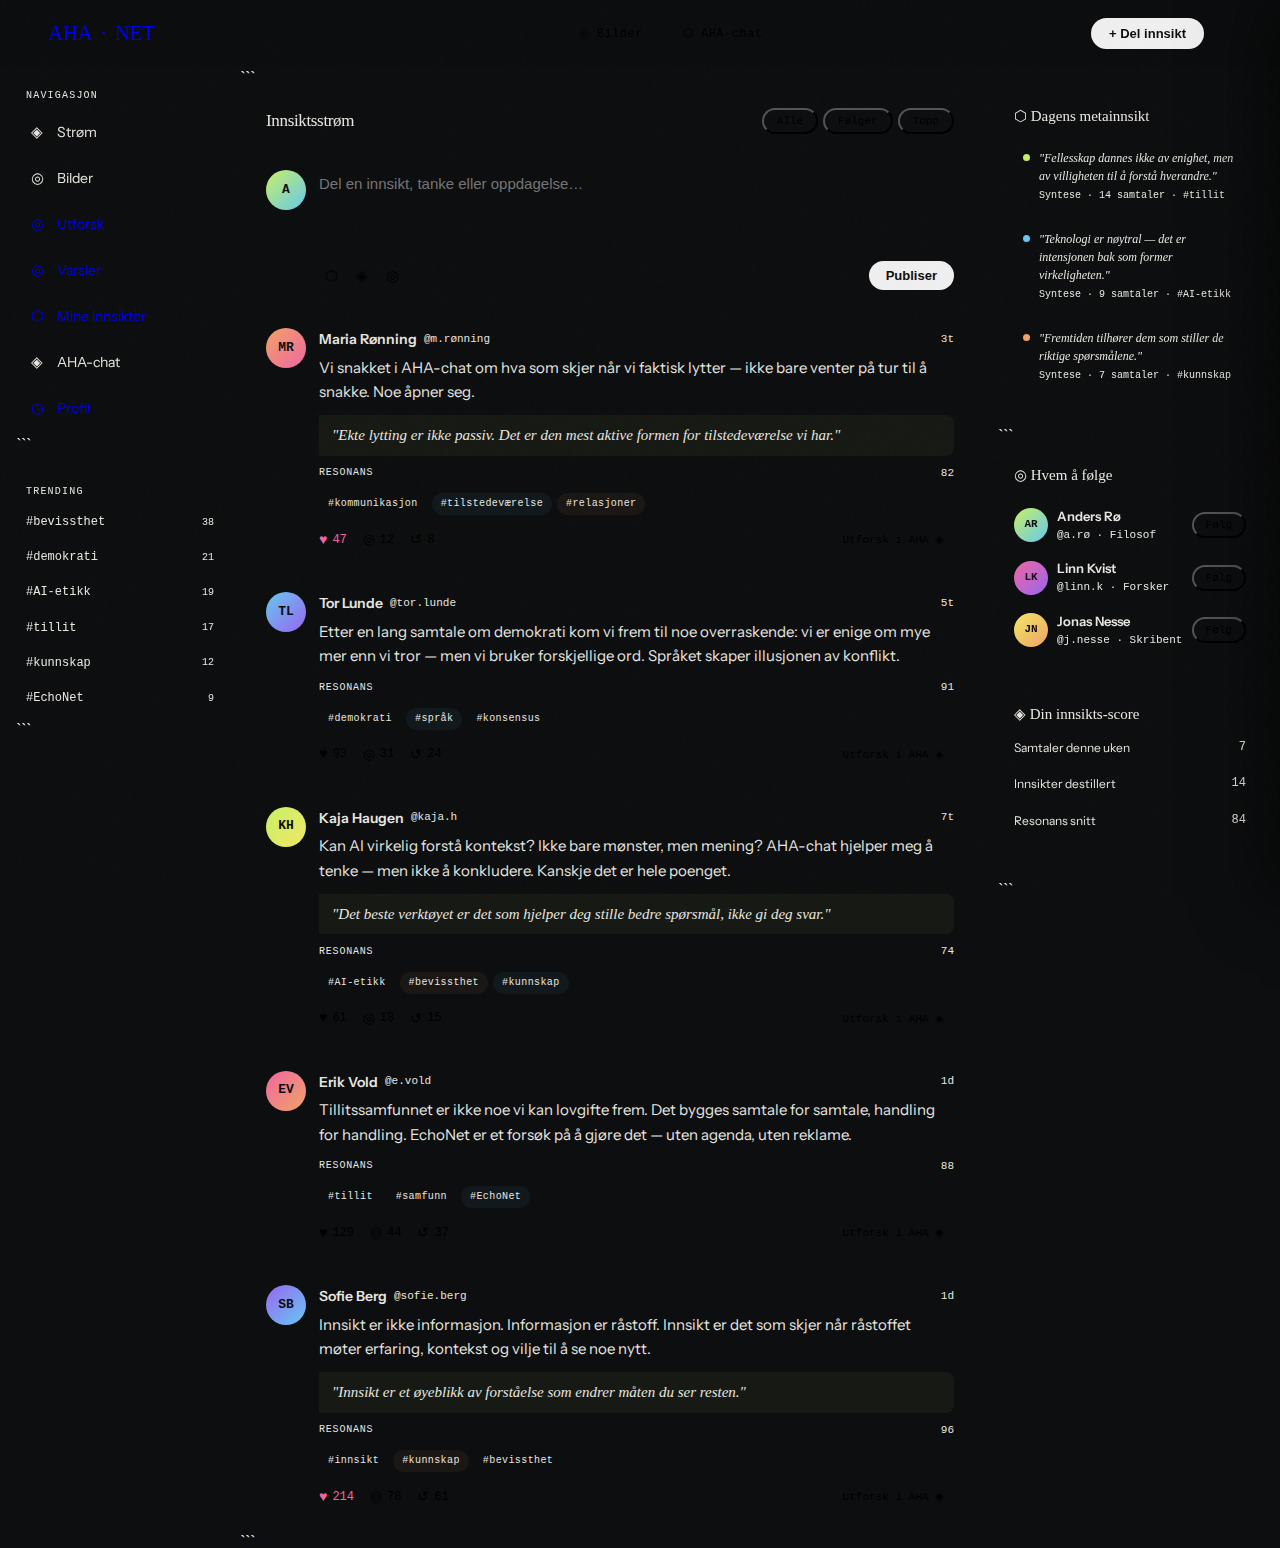
<file: AHA_Twitter/AHA_Twitter.html>
<!DOCTYPE html>

<html lang="no">
<head>
<meta charset="UTF-8" />
<meta name="viewport" content="width=device-width, initial-scale=1.0" />
<title>AHA·NET — Innsiktsstrøm</title>
<link href="https://fonts.googleapis.com/css2?family=DM+Serif+Display:ital@0;1&family=DM+Mono:wght@300;400;500&family=Instrument+Sans:ital,wght@0,400;0,600;1,400&display=swap" rel="stylesheet" />
<style>
  :root {
    --bg: #0d0e0f;
    --surface: #141516;
    --surface2: #1c1e1f;
    --border: #242627;
    --border-subtle: #1a1c1d;
    --accent: #c8f066;
    --accent2: #66c8f0;
    --accent3: #f0a366;
    --text: #e8e6e0;
    --text-dim: #8a8680;
    --text-muted: #4a4845;
    --tag-bg: rgba(200,240,102,0.08);
    --tag-border: rgba(200,240,102,0.2);
  }
  *, *::before, *::after { box-sizing: border-box; margin: 0; padding: 0; }
  html { scroll-behavior: smooth; }
  body {
    background: var(--bg);
    color: var(--text);
    font-family: 'Instrument Sans', sans-serif;
    font-size: 15px;
    line-height: 1.6;
    min-height: 100vh;
    overflow-x: hidden;
  }
  body::before {
    content: '';
    position: fixed;
    inset: 0;
    background-image: url("data:image/svg+xml,%3Csvg viewBox='0 0 256 256' xmlns='http://www.w3.org/2000/svg'%3E%3Cfilter id='n'%3E%3CfeTurbulence type='fractalNoise' baseFrequency='0.9' numOctaves='4' stitchTiles='stitch'/%3E%3C/filter%3E%3Crect width='100%25' height='100%25' filter='url(%23n)' opacity='0.04'/%3E%3C/svg%3E");
    pointer-events: none;
    z-index: 9999;
    opacity: 0.35;
  }

.app {
display: grid;
grid-template-columns: 240px 1fr 300px;
min-height: 100vh;
max-width: 1300px;
margin: 0 auto;
}

/* ── TOPBAR ── */
.topbar {
position: fixed; top: 0; left: 0; right: 0;
display: flex; align-items: center; justify-content: space-between;
padding: 16px 32px;
background: rgba(13,14,15,0.94);
backdrop-filter: blur(18px);
border-bottom: 1px solid var(–border);
z-index: 200;
animation: fadeDown 0.5s ease both;
}
.logo {
font-family: ‘DM Serif Display’, serif;
font-size: 21px; letter-spacing: -0.02em;
display: flex; align-items: center; gap: 8px;
text-decoration: none; color: var(–text);
}
.logo span { color: var(–accent); }
.logo-dot { width: 8px; height: 8px; background: var(–accent); border-radius: 50%; animation: pulse 2s ease infinite; }
.topbar-center {
display: flex; gap: 4px;
background: var(–surface); border: 1px solid var(–border);
border-radius: 100px; padding: 4px;
}
.tab-btn {
padding: 6px 18px; border-radius: 100px; border: none;
font-family: ‘DM Mono’, monospace; font-size: 12px;
cursor: pointer; transition: all 0.2s;
background: transparent; color: var(–text-muted);
letter-spacing: 0.04em;
}
.tab-btn.active { background: var(–accent); color: #0d0e0f; font-weight: 600; }
.topbar-right { display: flex; align-items: center; gap: 10px; }
.btn-compose {
background: var(–accent); color: #0d0e0f;
border: none; padding: 8px 18px; border-radius: 100px;
font-family: ‘Instrument Sans’, sans-serif; font-size: 13px; font-weight: 600;
cursor: pointer; transition: all 0.2s;
}
.btn-compose:hover { transform: translateY(-1px); box-shadow: 0 4px 20px rgba(200,240,102,0.35); }
.avatar-sm {
width: 34px; height: 34px; border-radius: 50%;
background: linear-gradient(135deg, var(–accent2), var(–accent3));
display: flex; align-items: center; justify-content: center;
font-size: 13px; font-weight: 600; color: #0d0e0f;
cursor: pointer; border: 2px solid var(–border); transition: border-color 0.2s;
}
.avatar-sm:hover { border-color: var(–accent); }

/* ── SIDEBAR LEFT ── */
.sidebar-left {
padding: 88px 16px 28px;
border-right: 1px solid var(–border);
position: sticky; top: 0; height: 100vh; overflow-y: auto;
animation: fadeIn 0.6s ease both 0.1s;
}
.nav-label {
font-family: ‘DM Mono’, monospace; font-size: 10px;
letter-spacing: 0.12em; color: var(–text-muted);
text-transform: uppercase; padding: 0 10px;
margin-bottom: 6px; margin-top: 22px;
}
.nav-label:first-child { margin-top: 0; }
.nav-item {
display: flex; align-items: center; gap: 10px;
padding: 9px 10px; border-radius: 10px; cursor: pointer;
transition: all 0.15s; color: var(–text-dim); font-size: 14px;
margin-bottom: 2px; text-decoration: none; border: 1px solid transparent;
}
.nav-item:hover { background: var(–surface2); color: var(–text); }
.nav-item.active { background: var(–tag-bg); color: var(–accent); border-color: var(–tag-border); }
.nav-icon { font-size: 15px; width: 20px; text-align: center; }
.nav-badge {
margin-left: auto; background: var(–accent); color: #0d0e0f;
font-size: 10px; font-weight: 700; padding: 2px 7px;
border-radius: 100px; font-family: ‘DM Mono’, monospace;
}
.trend-item {
display: flex; justify-content: space-between; align-items: center;
padding: 7px 10px; border-radius: 8px; cursor: pointer; transition: background 0.15s;
margin-bottom: 2px;
}
.trend-item:hover { background: var(–surface2); }
.trend-name { font-family: ‘DM Mono’, monospace; font-size: 12px; color: var(–accent2); }
.trend-count { font-family: ‘DM Mono’, monospace; font-size: 10px; color: var(–text-muted); }

/* ── MAIN ── */
.feed-main {
padding-top: 65px;
border-right: 1px solid var(–border);
min-height: 100vh;
animation: fadeIn 0.6s ease both 0.15s;
}

/* ── VIEW PANELS ── */
.view { display: none; }
.view.active { display: block; }

/* ── FEED HEADER ── */
.feed-header {
padding: 18px 26px;
border-bottom: 1px solid var(–border);
display: flex; align-items: center; justify-content: space-between;
position: sticky; top: 65px;
background: rgba(13,14,15,0.92); backdrop-filter: blur(12px); z-index: 50;
}
.feed-title { font-family: ‘DM Serif Display’, serif; font-size: 17px; letter-spacing: -0.02em; }
.feed-filters { display: flex; gap: 5px; }
.filter-chip {
padding: 5px 13px; border-radius: 100px; font-size: 11px;
font-family: ‘DM Mono’, monospace; cursor: pointer; transition: all 0.15s;
border: 1px solid var(–border); color: var(–text-dim); background: transparent;
}
.filter-chip:hover { color: var(–text); border-color: var(–text-muted); }
.filter-chip.active { background: var(–tag-bg); border-color: var(–tag-border); color: var(–accent); }

/* ── COMPOSE ── */
.compose-box {
padding: 18px 26px; border-bottom: 1px solid var(–border);
display: flex; gap: 13px; background: var(–surface);
}
.compose-right { flex: 1; }
.compose-input {
width: 100%; background: transparent; border: none; outline: none;
color: var(–text); font-family: ‘Instrument Sans’, sans-serif;
font-size: 15px; line-height: 1.6; resize: none; min-height: 56px; padding-top: 2px;
}
.compose-input::placeholder { color: var(–text-muted); }
.compose-footer { display: flex; align-items: center; justify-content: space-between; margin-top: 10px; }
.compose-tools { display: flex; gap: 6px; }
.compose-tool {
background: transparent; border: none; color: var(–text-muted);
cursor: pointer; font-size: 15px; padding: 4px 6px;
border-radius: 6px; transition: all 0.15s;
}
.compose-tool:hover { color: var(–accent); background: var(–tag-bg); }
.compose-submit {
background: var(–accent); color: #0d0e0f; border: none;
padding: 7px 17px; border-radius: 100px;
font-family: ‘Instrument Sans’, sans-serif; font-size: 13px; font-weight: 600;
cursor: pointer; transition: all 0.2s;
}
.compose-submit:hover { transform: translateY(-1px); box-shadow: 0 4px 16px rgba(200,240,102,0.3); }

/* ── POST CARD ── */
.post-card {
padding: 20px 26px; border-bottom: 1px solid var(–border-subtle);
display: flex; gap: 13px;
transition: background 0.15s; cursor: pointer;
animation: slideUp 0.4s ease both;
}
.post-card:hover { background: var(–surface); }
.post-avatar {
width: 40px; height: 40px; border-radius: 50%; flex-shrink: 0;
display: flex; align-items: center; justify-content: center;
font-size: 13px; font-weight: 600; color: #0d0e0f; font-family: ‘DM Mono’, monospace;
}
.post-right { flex: 1; min-width: 0; }
.post-meta {
display: flex; align-items: center; gap: 7px;
margin-bottom: 5px; flex-wrap: wrap;
}
.post-author { font-weight: 600; font-size: 14px; }
.post-handle { font-family: ‘DM Mono’, monospace; font-size: 11px; color: var(–text-muted); }
.post-time { font-family: ‘DM Mono’, monospace; font-size: 11px; color: var(–text-muted); margin-left: auto; }
.post-text { font-size: 15px; color: var(–text); line-height: 1.65; margin-bottom: 10px; }
.insight-quote {
background: rgba(200,240,102,0.055);
border-left: 2px solid var(–accent);
padding: 9px 13px; border-radius: 0 8px 8px 0;
margin: 9px 0; font-style: italic;
font-family: ‘DM Serif Display’, serif; font-size: 15px;
line-height: 1.5; color: var(–text);
}
.post-tags { display: flex; flex-wrap: wrap; gap: 5px; margin-bottom: 12px; }
.post-tag {
font-family: ‘DM Mono’, monospace; font-size: 10px;
padding: 3px 9px; border-radius: 100px;
border: 1px solid var(–tag-border); color: var(–accent);
background: var(–tag-bg); letter-spacing: 0.04em; transition: all 0.15s;
}
.post-tag.b { color: var(–accent2); background: rgba(102,200,240,0.06); border-color: rgba(102,200,240,0.2); }
.post-tag.o { color: var(–accent3); background: rgba(240,163,102,0.06); border-color: rgba(240,163,102,0.2); }
.resonance-row { display: flex; align-items: center; gap: 8px; margin-bottom: 11px; }
.res-label { font-family: ‘DM Mono’, monospace; font-size: 10px; color: var(–text-muted); text-transform: uppercase; letter-spacing: 0.08em; flex-shrink: 0; }
.res-track { flex: 1; height: 3px; background: var(–border); border-radius: 100px; overflow: hidden; }
.res-fill { height: 100%; border-radius: 100px; background: linear-gradient(90deg, var(–accent2), var(–accent)); width: 0%; transition: width 1.2s ease; }
.res-score { font-family: ‘DM Mono’, monospace; font-size: 11px; color: var(–accent); flex-shrink: 0; }
.post-actions { display: flex; gap: 16px; }
.act-btn {
display: flex; align-items: center; gap: 5px;
background: transparent; border: none; color: var(–text-muted);
cursor: pointer; font-size: 12px; font-family: ‘DM Mono’, monospace;
padding: 4px 0; transition: all 0.15s; border-radius: 6px;
}
.act-btn:hover { color: var(–accent); }
.act-btn.liked { color: #f066a3; }
.act-btn span { font-size: 14px; }
.aha-link-btn {
margin-left: auto; padding: 4px 11px;
border: 1px solid var(–border); border-radius: 100px;
font-size: 11px; white-space: nowrap;
}
.aha-link-btn:hover { border-color: var(–tag-border); background: var(–tag-bg); color: var(–accent); }

/* ── AHA PANEL (slide-in) ── */
.aha-panel {
position: fixed; top: 0; right: 0; width: 420px; height: 100vh;
background: var(–surface); border-left: 1px solid var(–border);
z-index: 300; transform: translateX(100%);
transition: transform 0.35s cubic-bezier(0.4,0,0.2,1);
display: flex; flex-direction: column;
box-shadow: -20px 0 60px rgba(0,0,0,0.5);
}
.aha-panel.open { transform: translateX(0); }
.aha-panel-header {
padding: 20px 22px; border-bottom: 1px solid var(–border);
display: flex; align-items: center; justify-content: space-between; flex-shrink: 0;
}
.aha-panel-title { font-family: ‘DM Serif Display’, serif; font-size: 17px; display: flex; align-items: center; gap: 8px; }
.aha-panel-title span { color: var(–accent); }
.aha-panel-close {
background: transparent; border: none; color: var(–text-dim);
font-size: 20px; cursor: pointer; padding: 4px; border-radius: 6px; transition: all 0.15s;
}
.aha-panel-close:hover { color: var(–text); background: var(–surface2); }
.aha-context-card {
margin: 14px 18px; padding: 12px 14px;
background: var(–surface2); border-radius: 10px;
border-left: 2px solid var(–accent); font-size: 13px; color: var(–text-dim); line-height: 1.5;
font-style: italic; font-family: ‘DM Serif Display’, serif; flex-shrink: 0;
}
.aha-messages {
flex: 1; overflow-y: auto; padding: 0 18px 16px;
display: flex; flex-direction: column; gap: 10px;
}
.aha-msg {
padding: 10px 13px; border-radius: 12px; font-size: 14px; line-height: 1.55;
max-width: 88%; animation: slideUp 0.3s ease both;
}
.aha-msg.user {
background: var(–accent); color: #0d0e0f;
align-self: flex-end; border-radius: 12px 12px 2px 12px; font-weight: 500;
}
.aha-msg.ai {
background: var(–surface2); color: var(–text);
align-self: flex-start; border-radius: 12px 12px 12px 2px;
border: 1px solid var(–border);
}
.aha-msg.ai .msg-label {
font-family: ‘DM Mono’, monospace; font-size: 9px; color: var(–accent);
letter-spacing: 0.1em; text-transform: uppercase; margin-bottom: 4px;
}
.aha-typing { display: flex; gap: 4px; padding: 12px 13px; align-self: flex-start; }
.aha-typing span {
width: 6px; height: 6px; background: var(–text-muted); border-radius: 50%;
animation: bounce 1.2s ease infinite;
}
.aha-typing span:nth-child(2) { animation-delay: 0.2s; }
.aha-typing span:nth-child(3) { animation-delay: 0.4s; }
.aha-input-row {
padding: 14px 18px; border-top: 1px solid var(–border);
display: flex; gap: 10px; flex-shrink: 0;
}
.aha-input {
flex: 1; background: var(–surface2); border: 1px solid var(–border);
border-radius: 10px; padding: 10px 14px;
color: var(–text); font-family: ‘Instrument Sans’, sans-serif; font-size: 14px;
outline: none; resize: none; transition: border-color 0.2s;
}
.aha-input:focus { border-color: var(–tag-border); }
.aha-input::placeholder { color: var(–text-muted); }
.aha-send {
background: var(–accent); color: #0d0e0f; border: none;
width: 40px; height: 40px; border-radius: 10px;
font-size: 16px; cursor: pointer; flex-shrink: 0;
display: flex; align-items: center; justify-content: center;
transition: all 0.2s; align-self: flex-end;
}
.aha-send:hover { transform: scale(1.05); }
.aha-overlay {
position: fixed; inset: 0; background: rgba(0,0,0,0.5);
z-index: 299; opacity: 0; pointer-events: none; transition: opacity 0.3s;
}
.aha-overlay.open { opacity: 1; pointer-events: all; }

/* ── PHOTO GRID ── */
.photo-grid-header {
padding: 18px 26px; border-bottom: 1px solid var(–border);
display: flex; align-items: center; justify-content: space-between;
position: sticky; top: 65px;
background: rgba(13,14,15,0.92); backdrop-filter: blur(12px); z-index: 50;
}
.grid-filters { display: flex; gap: 5px; }
.photo-grid { padding: 20px 26px; }
.grid-masonry {
columns: 3; column-gap: 10px;
}
.grid-item {
break-inside: avoid; margin-bottom: 10px;
border-radius: 12px; overflow: hidden;
position: relative; cursor: pointer;
transition: transform 0.2s; animation: slideUp 0.4s ease both;
}
.grid-item:hover { transform: scale(1.01); }
.grid-item:hover .grid-overlay { opacity: 1; }
.grid-img {
width: 100%; display: block;
background: var(–surface2);
min-height: 120px;
}
.grid-overlay {
position: absolute; inset: 0;
background: linear-gradient(to top, rgba(13,14,15,0.85) 0%, transparent 50%);
opacity: 0; transition: opacity 0.2s;
display: flex; flex-direction: column; justify-content: flex-end; padding: 12px;
}
.grid-overlay-author { font-size: 12px; font-weight: 600; color: var(–text); }
.grid-overlay-tag { font-family: ‘DM Mono’, monospace; font-size: 10px; color: var(–accent); margin-top: 2px; }
.grid-overlay-likes { font-family: ‘DM Mono’, monospace; font-size: 10px; color: var(–text-dim); margin-top: 4px; }
.grid-item:nth-child(1) { animation-delay: 0.05s; }
.grid-item:nth-child(2) { animation-delay: 0.1s; }
.grid-item:nth-child(3) { animation-delay: 0.15s; }
.grid-item:nth-child(4) { animation-delay: 0.2s; }
.grid-item:nth-child(5) { animation-delay: 0.25s; }
.grid-item:nth-child(6) { animation-delay: 0.3s; }
.grid-item:nth-child(7) { animation-delay: 0.35s; }
.grid-item:nth-child(8) { animation-delay: 0.4s; }
.grid-item:nth-child(9) { animation-delay: 0.45s; }

/* SVG placeholder images */
.placeholder-img {
width: 100%; display: block; border-radius: 0;
}

/* ── SIDEBAR RIGHT ── */
.sidebar-right {
padding: 88px 18px 28px;
position: sticky; top: 0; height: 100vh; overflow-y: auto;
animation: fadeIn 0.6s ease both 0.2s;
}
.widget {
background: var(–surface); border: 1px solid var(–border);
border-radius: 13px; padding: 16px; margin-bottom: 14px;
}
.widget-title { font-family: ‘DM Serif Display’, serif; font-size: 15px; margin-bottom: 12px; }
.pulse-item {
display: flex; gap: 9px; padding: 9px; border-radius: 9px;
background: var(–surface2); border: 1px solid var(–border-subtle);
cursor: pointer; transition: all 0.15s; margin-bottom: 8px;
}
.pulse-item:last-child { margin-bottom: 0; }
.pulse-item:hover { border-color: var(–tag-border); background: var(–tag-bg); }
.pulse-dot { width: 7px; height: 7px; border-radius: 50%; margin-top: 5px; flex-shrink: 0; }
.pulse-text { font-size: 12px; color: var(–text-dim); font-family: ‘DM Serif Display’, serif; font-style: italic; line-height: 1.5; }
.pulse-meta { font-family: ‘DM Mono’, monospace; font-size: 10px; color: var(–text-muted); margin-top: 3px; }
.suggest-item { display: flex; align-items: center; gap: 9px; padding: 7px 0; border-bottom: 1px solid var(–border-subtle); }
.suggest-item:last-child { border-bottom: none; }
.suggest-info { flex: 1; }
.suggest-name { font-size: 13px; font-weight: 600; }
.suggest-handle { font-family: ‘DM Mono’, monospace; font-size: 11px; color: var(–text-muted); }
.follow-btn {
background: transparent; border: 1px solid var(–border); color: var(–text-dim);
padding: 5px 12px; border-radius: 100px; font-size: 11px;
font-family: ‘DM Mono’, monospace; cursor: pointer; transition: all 0.15s; white-space: nowrap;
}
.follow-btn:hover { border-color: var(–accent); color: var(–accent); background: var(–tag-bg); }
.score-row { margin-bottom: 10px; }
.score-label-row { display: flex; justify-content: space-between; margin-bottom: 4px; }
.score-label { font-size: 12px; color: var(–text-dim); }
.score-val { font-family: ‘DM Mono’, monospace; font-size: 12px; color: var(–accent); }

/* ── TOAST ── */
.toast {
position: fixed; top: 80px; left: 50%;
transform: translateX(-50%) translateY(-10px);
background: var(–accent); color: #0d0e0f;
padding: 8px 20px; border-radius: 100px;
font-size: 13px; font-weight: 600; font-family: ‘DM Mono’, monospace;
opacity: 0; pointer-events: none; transition: all 0.3s; z-index: 500;
box-shadow: 0 4px 24px rgba(200,240,102,0.4);
}
.toast.show { opacity: 1; transform: translateX(-50%) translateY(0); }

/* ── ANIMATIONS ── */
@keyframes fadeDown { from { opacity: 0; transform: translateY(-8px); } to { opacity: 1; transform: translateY(0); } }
@keyframes fadeIn { from { opacity: 0; } to { opacity: 1; } }
@keyframes slideUp { from { opacity: 0; transform: translateY(10px); } to { opacity: 1; transform: translateY(0); } }
@keyframes pulse { 0%,100% { opacity:1; transform:scale(1); } 50% { opacity:0.5; transform:scale(0.8); } }
@keyframes bounce { 0%,80%,100% { transform:scale(0); } 40% { transform:scale(1); } }

.post-card:nth-child(1) { animation-delay: 0.08s; }
.post-card:nth-child(2) { animation-delay: 0.16s; }
.post-card:nth-child(3) { animation-delay: 0.24s; }
.post-card:nth-child(4) { animation-delay: 0.32s; }
.post-card:nth-child(5) { animation-delay: 0.40s; }

::-webkit-scrollbar { width: 4px; }
::-webkit-scrollbar-track { background: transparent; }
::-webkit-scrollbar-thumb { background: var(–border); border-radius: 100px; }

@media (max-width: 900px) {
.app { grid-template-columns: 1fr; }
.sidebar-left, .sidebar-right { display: none; }
.aha-panel { width: 100%; }
.grid-masonry { columns: 2; }
}
</style>

</head>
<body>

<!-- AHA PANEL OVERLAY -->

<div class="aha-overlay" id="ahaOverlay" onclick="closeAha()"></div>

<!-- AHA SLIDE-IN PANEL -->

<div class="aha-panel" id="ahaPanel">
  <div class="aha-panel-header">
    <div class="aha-panel-title">◈ <span>AHA</span>-chat · Innsikt</div>
    <button class="aha-panel-close" onclick="closeAha()">✕</button>
  </div>
  <div class="aha-context-card" id="ahaContext">Laster kontekst fra innlegg…</div>
  <div class="aha-messages" id="ahaMessages"></div>
  <div class="aha-input-row">
    <textarea class="aha-input" id="ahaInput" placeholder="Still et spørsmål om denne innsikten…" rows="2"
      onkeydown="if(event.key==='Enter'&&!event.shiftKey){event.preventDefault();sendAha();}"></textarea>
    <button class="aha-send" onclick="sendAha()">↑</button>
  </div>
</div>

<div class="app">

  <!-- TOPBAR -->

  <header class="topbar">
    <a class="logo" href="index.html">
      <div class="logo-dot"></div>
      AHA<span>·</span>NET
    </a>
    <div class="topbar-center">
      <button class="tab-btn active" onclick="switchTab('feed',this)">◈ Strøm</button>
      <button class="tab-btn" onclick="switchTab('photos',this)">◎ Bilder</button>
      <button class="tab-btn" onclick="openAha(null)">⬡ AHA-chat</button>
    </div>
    <div class="topbar-right">
      <button class="btn-compose" onclick="focusCompose()">+ Del innsikt</button>
      <div class="avatar-sm">A</div>
    </div>
  </header>

  <!-- SIDEBAR LEFT -->

  <aside class="sidebar-left">
    <div class="nav-label">Navigasjon</div>
    <a class="nav-item active" onclick="switchTab('feed',null);setActive(this)">
      <span class="nav-icon">◈</span> Strøm
    </a>
    <a class="nav-item" onclick="switchTab('photos',null);setActive(this)">
      <span class="nav-icon">◎</span> Bilder
    </a>
    <a class="nav-item" href="#">
      <span class="nav-icon">◎</span> Utforsk
    </a>
    <a class="nav-item" href="#">
      <span class="nav-icon">◎</span> Varsler <span class="nav-badge">3</span>
    </a>
    <a class="nav-item" href="#">
      <span class="nav-icon">⬡</span> Mine innsikter <span class="nav-badge">14</span>
    </a>
    <a class="nav-item" onclick="openAha(null)">
      <span class="nav-icon">◈</span> AHA-chat
    </a>
    <a class="nav-item" href="#">
      <span class="nav-icon">◷</span> Profil
    </a>

```
<div class="nav-label" style="margin-top:28px">Trending</div>
<div class="trend-item"><span class="trend-name">#bevissthet</span><span class="trend-count">38</span></div>
<div class="trend-item"><span class="trend-name">#demokrati</span><span class="trend-count">21</span></div>
<div class="trend-item"><span class="trend-name">#AI-etikk</span><span class="trend-count">19</span></div>
<div class="trend-item"><span class="trend-name">#tillit</span><span class="trend-count">17</span></div>
<div class="trend-item"><span class="trend-name">#kunnskap</span><span class="trend-count">12</span></div>
<div class="trend-item"><span class="trend-name">#EchoNet</span><span class="trend-count">9</span></div>
```

  </aside>

  <!-- MAIN CONTENT -->

  <main class="feed-main">

```
<!-- ── FEED VIEW ── -->
<div class="view active" id="view-feed">
  <div class="feed-header">
    <div class="feed-title">Innsiktsstrøm</div>
    <div class="feed-filters">
      <button class="filter-chip active" onclick="setFilter(this)">Alle</button>
      <button class="filter-chip" onclick="setFilter(this)">Følger</button>
      <button class="filter-chip" onclick="setFilter(this)">Topp</button>
    </div>
  </div>

  <div class="compose-box" id="compose">
    <div class="post-avatar" style="background:linear-gradient(135deg,#c8f066,#66c8f0)">A</div>
    <div class="compose-right">
      <textarea class="compose-input" id="composeInput" placeholder="Del en innsikt, tanke eller oppdagelse…" rows="3"></textarea>
      <div class="compose-footer">
        <div class="compose-tools">
          <button class="compose-tool" title="Legg til emne">⬡</button>
          <button class="compose-tool" title="Fra AHA-chat" onclick="openAha(null)">◈</button>
          <button class="compose-tool" title="Bilde">◎</button>
        </div>
        <button class="compose-submit" onclick="publishPost()">Publiser</button>
      </div>
    </div>
  </div>

  <div id="feed">

    <article class="post-card" data-insight="Ekte lytting er ikke passiv. Det er den mest aktive formen for tilstedeværelse vi har." data-topic="#kommunikasjon">
      <div class="post-avatar" style="background:linear-gradient(135deg,#f0a366,#f066a3)">MR</div>
      <div class="post-right">
        <div class="post-meta">
          <span class="post-author">Maria Rønning</span>
          <span class="post-handle">@m.rønning</span>
          <span class="post-time">3t</span>
        </div>
        <div class="post-text">Vi snakket i AHA-chat om hva som skjer når vi faktisk lytter — ikke bare venter på tur til å snakke. Noe åpner seg.</div>
        <div class="insight-quote">"Ekte lytting er ikke passiv. Det er den mest aktive formen for tilstedeværelse vi har."</div>
        <div class="resonance-row"><span class="res-label">Resonans</span><div class="res-track"><div class="res-fill" data-val="82"></div></div><span class="res-score">82</span></div>
        <div class="post-tags"><span class="post-tag">#kommunikasjon</span><span class="post-tag b">#tilstedeværelse</span><span class="post-tag o">#relasjoner</span></div>
        <div class="post-actions">
          <button class="act-btn liked" onclick="toggleLike(event,this)"><span>♥</span> 47</button>
          <button class="act-btn"><span>◎</span> 12</button>
          <button class="act-btn"><span>↺</span> 8</button>
          <button class="act-btn aha-link-btn" onclick="openAhaFromPost(event,this)">Utforsk i AHA ◈</button>
        </div>
      </div>
    </article>

    <article class="post-card" data-insight="Språket skaper illusjonen av konflikt. Vi er enige om mer enn vi tror." data-topic="#demokrati">
      <div class="post-avatar" style="background:linear-gradient(135deg,#66c8f0,#9966f0)">TL</div>
      <div class="post-right">
        <div class="post-meta">
          <span class="post-author">Tor Lunde</span>
          <span class="post-handle">@tor.lunde</span>
          <span class="post-time">5t</span>
        </div>
        <div class="post-text">Etter en lang samtale om demokrati kom vi frem til noe overraskende: vi er enige om mye mer enn vi tror — men vi bruker forskjellige ord. Språket skaper illusjonen av konflikt.</div>
        <div class="resonance-row"><span class="res-label">Resonans</span><div class="res-track"><div class="res-fill" data-val="91"></div></div><span class="res-score">91</span></div>
        <div class="post-tags"><span class="post-tag">#demokrati</span><span class="post-tag b">#språk</span><span class="post-tag">#konsensus</span></div>
        <div class="post-actions">
          <button class="act-btn" onclick="toggleLike(event,this)"><span>♥</span> 93</button>
          <button class="act-btn"><span>◎</span> 31</button>
          <button class="act-btn"><span>↺</span> 24</button>
          <button class="act-btn aha-link-btn" onclick="openAhaFromPost(event,this)">Utforsk i AHA ◈</button>
        </div>
      </div>
    </article>

    <article class="post-card" data-insight="Det beste verktøyet er det som hjelper deg stille bedre spørsmål, ikke gi deg svar." data-topic="#AI-etikk">
      <div class="post-avatar" style="background:linear-gradient(135deg,#c8f066,#f0e866)">KH</div>
      <div class="post-right">
        <div class="post-meta">
          <span class="post-author">Kaja Haugen</span>
          <span class="post-handle">@kaja.h</span>
          <span class="post-time">7t</span>
        </div>
        <div class="post-text">Kan AI virkelig forstå kontekst? Ikke bare mønster, men mening? AHA-chat hjelper meg å tenke — men ikke å konkludere. Kanskje det er hele poenget.</div>
        <div class="insight-quote">"Det beste verktøyet er det som hjelper deg stille bedre spørsmål, ikke gi deg svar."</div>
        <div class="resonance-row"><span class="res-label">Resonans</span><div class="res-track"><div class="res-fill" data-val="74"></div></div><span class="res-score">74</span></div>
        <div class="post-tags"><span class="post-tag">#AI-etikk</span><span class="post-tag o">#bevissthet</span><span class="post-tag b">#kunnskap</span></div>
        <div class="post-actions">
          <button class="act-btn" onclick="toggleLike(event,this)"><span>♥</span> 61</button>
          <button class="act-btn"><span>◎</span> 18</button>
          <button class="act-btn"><span>↺</span> 15</button>
          <button class="act-btn aha-link-btn" onclick="openAhaFromPost(event,this)">Utforsk i AHA ◈</button>
        </div>
      </div>
    </article>

    <article class="post-card" data-insight="Tillitssamfunnet bygges samtale for samtale — ikke gjennom lovgiving." data-topic="#tillit">
      <div class="post-avatar" style="background:linear-gradient(135deg,#f066a3,#f0a366)">EV</div>
      <div class="post-right">
        <div class="post-meta">
          <span class="post-author">Erik Vold</span>
          <span class="post-handle">@e.vold</span>
          <span class="post-time">1d</span>
        </div>
        <div class="post-text">Tillitssamfunnet er ikke noe vi kan lovgifte frem. Det bygges samtale for samtale, handling for handling. EchoNet er et forsøk på å gjøre det — uten agenda, uten reklame.</div>
        <div class="resonance-row"><span class="res-label">Resonans</span><div class="res-track"><div class="res-fill" data-val="88"></div></div><span class="res-score">88</span></div>
        <div class="post-tags"><span class="post-tag">#tillit</span><span class="post-tag">#samfunn</span><span class="post-tag b">#EchoNet</span></div>
        <div class="post-actions">
          <button class="act-btn" onclick="toggleLike(event,this)"><span>♥</span> 129</button>
          <button class="act-btn"><span>◎</span> 44</button>
          <button class="act-btn"><span>↺</span> 37</button>
          <button class="act-btn aha-link-btn" onclick="openAhaFromPost(event,this)">Utforsk i AHA ◈</button>
        </div>
      </div>
    </article>

    <article class="post-card" data-insight="Innsikt er et øyeblikk av forståelse som endrer måten du ser resten." data-topic="#innsikt">
      <div class="post-avatar" style="background:linear-gradient(135deg,#9966f0,#66c8f0)">SB</div>
      <div class="post-right">
        <div class="post-meta">
          <span class="post-author">Sofie Berg</span>
          <span class="post-handle">@sofie.berg</span>
          <span class="post-time">1d</span>
        </div>
        <div class="post-text">Innsikt er ikke informasjon. Informasjon er råstoff. Innsikt er det som skjer når råstoffet møter erfaring, kontekst og vilje til å se noe nytt.</div>
        <div class="insight-quote">"Innsikt er et øyeblikk av forståelse som endrer måten du ser resten."</div>
        <div class="resonance-row"><span class="res-label">Resonans</span><div class="res-track"><div class="res-fill" data-val="96"></div></div><span class="res-score">96</span></div>
        <div class="post-tags"><span class="post-tag">#innsikt</span><span class="post-tag o">#kunnskap</span><span class="post-tag">#bevissthet</span></div>
        <div class="post-actions">
          <button class="act-btn liked" onclick="toggleLike(event,this)"><span>♥</span> 214</button>
          <button class="act-btn"><span>◎</span> 78</button>
          <button class="act-btn"><span>↺</span> 61</button>
          <button class="act-btn aha-link-btn" onclick="openAhaFromPost(event,this)">Utforsk i AHA ◈</button>
        </div>
      </div>
    </article>

  </div>
</div>

<!-- ── PHOTO GRID VIEW ── -->
<div class="view" id="view-photos">
  <div class="photo-grid-header">
    <div class="feed-title">Bildestrøm</div>
    <div class="grid-filters">
      <button class="filter-chip active" onclick="setFilter(this)">Alle</button>
      <button class="filter-chip" onclick="setFilter(this)">Populære</button>
      <button class="filter-chip" onclick="setFilter(this)">Følger</button>
    </div>
  </div>
  <div class="photo-grid">
    <div class="grid-masonry" id="photoGrid"></div>
  </div>
</div>
```

  </main>

  <!-- SIDEBAR RIGHT -->

  <aside class="sidebar-right">
    <div class="widget">
      <div class="widget-title">⬡ Dagens metainnsikt</div>
      <div class="pulse-item">
        <div class="pulse-dot" style="background:#c8f066"></div>
        <div><div class="pulse-text">"Fellesskap dannes ikke av enighet, men av villigheten til å forstå hverandre."</div><div class="pulse-meta">Syntese · 14 samtaler · #tillit</div></div>
      </div>
      <div class="pulse-item">
        <div class="pulse-dot" style="background:#66c8f0"></div>
        <div><div class="pulse-text">"Teknologi er nøytral — det er intensjonen bak som former virkeligheten."</div><div class="pulse-meta">Syntese · 9 samtaler · #AI-etikk</div></div>
      </div>
      <div class="pulse-item">
        <div class="pulse-dot" style="background:#f0a366"></div>
        <div><div class="pulse-text">"Fremtiden tilhører dem som stiller de riktige spørsmålene."</div><div class="pulse-meta">Syntese · 7 samtaler · #kunnskap</div></div>
      </div>
    </div>

```
<div class="widget">
  <div class="widget-title">◎ Hvem å følge</div>
  <div class="suggest-item">
    <div class="post-avatar" style="width:34px;height:34px;background:linear-gradient(135deg,#c8f066,#66c8f0);font-size:11px">AR</div>
    <div class="suggest-info"><div class="suggest-name">Anders Rø</div><div class="suggest-handle">@a.rø · Filosof</div></div>
    <button class="follow-btn" onclick="toggleFollow(this)">Følg</button>
  </div>
  <div class="suggest-item">
    <div class="post-avatar" style="width:34px;height:34px;background:linear-gradient(135deg,#f066a3,#9966f0);font-size:11px">LK</div>
    <div class="suggest-info"><div class="suggest-name">Linn Kvist</div><div class="suggest-handle">@linn.k · Forsker</div></div>
    <button class="follow-btn" onclick="toggleFollow(this)">Følg</button>
  </div>
  <div class="suggest-item">
    <div class="post-avatar" style="width:34px;height:34px;background:linear-gradient(135deg,#f0e866,#f0a366);font-size:11px">JN</div>
    <div class="suggest-info"><div class="suggest-name">Jonas Nesse</div><div class="suggest-handle">@j.nesse · Skribent</div></div>
    <button class="follow-btn" onclick="toggleFollow(this)">Følg</button>
  </div>
</div>

<div class="widget">
  <div class="widget-title">◈ Din innsikts-score</div>
  <div class="score-row"><div class="score-label-row"><span class="score-label">Samtaler denne uken</span><span class="score-val">7</span></div><div class="res-track"><div class="res-fill" data-val="70" style="background:linear-gradient(90deg,var(--accent2),var(--accent))"></div></div></div>
  <div class="score-row"><div class="score-label-row"><span class="score-label">Innsikter destillert</span><span class="score-val">14</span></div><div class="res-track"><div class="res-fill" data-val="58" style="background:linear-gradient(90deg,var(--accent3),var(--accent))"></div></div></div>
  <div class="score-row"><div class="score-label-row"><span class="score-label">Resonans snitt</span><span class="score-val">84</span></div><div class="res-track"><div class="res-fill" data-val="84"></div></div></div>
</div>
```

  </aside>

</div>

<div class="toast" id="toast"></div>

<script>
/* ── TABS ── */
function switchTab(name, btn) {
  document.querySelectorAll('.view').forEach(v => v.classList.remove('active'));
  document.getElementById('view-' + name).classList.add('active');
  document.querySelectorAll('.tab-btn').forEach(b => b.classList.remove('active'));
  if (btn) btn.classList.add('active');
  if (name === 'photos') buildPhotoGrid();
}

function setActive(el) {
  document.querySelectorAll('.nav-item').forEach(n => n.classList.remove('active'));
  el.classList.add('active');
}

function setFilter(el) {
  el.closest('.feed-filters, .grid-filters').querySelectorAll('.filter-chip').forEach(c => c.classList.remove('active'));
  el.classList.add('active');
}

/* ── COMPOSE ── */
function focusCompose() {
  switchTab('feed', document.querySelector('.tab-btn'));
  setTimeout(() => {
    document.getElementById('composeInput').focus();
    document.getElementById('compose').scrollIntoView({ behavior: 'smooth', block: 'center' });
  }, 100);
}

function publishPost() {
  const input = document.getElementById('composeInput');
  const text = input.value.trim();
  if (!text) return;
  const colors = [
    'linear-gradient(135deg,#c8f066,#66c8f0)',
    'linear-gradient(135deg,#f0a366,#f066a3)',
    'linear-gradient(135deg,#9966f0,#c8f066)',
  ];
  const tags = ['#innsikt','#tanker','#utforskning','#oppdagelse'];
  const col = colors[Math.floor(Math.random() * colors.length)];
  const tag = tags[Math.floor(Math.random() * tags.length)];
  const val = Math.floor(Math.random() * 30 + 30);
  const card = document.createElement('article');
  card.className = 'post-card';
  card.dataset.insight = text.length > 80 ? text.slice(0,80)+'…' : text;
  card.dataset.topic = tag;
  card.style.animationDelay = '0s';
  card.innerHTML = `
    <div class="post-avatar" style="background:${col}">A</div>
    <div class="post-right">
      <div class="post-meta">
        <span class="post-author">Deg</span>
        <span class="post-handle">@deg</span>
        <span class="post-time">Nå</span>
      </div>
      <div class="post-text">${text}</div>
      <div class="resonance-row"><span class="res-label">Resonans</span><div class="res-track"><div class="res-fill" data-val="${val}"></div></div><span class="res-score">${val}</span></div>
      <div class="post-tags"><span class="post-tag">${tag}</span></div>
      <div class="post-actions">
        <button class="act-btn" onclick="toggleLike(event,this)"><span>♥</span> 0</button>
        <button class="act-btn"><span>◎</span> 0</button>
        <button class="act-btn"><span>↺</span> 0</button>
        <button class="act-btn aha-link-btn" onclick="openAhaFromPost(event,this)">Utforsk i AHA ◈</button>
      </div>
    </div>`;
  const feed = document.getElementById('feed');
  feed.insertBefore(card, feed.firstChild);
  animateFills(card);
  input.value = '';
  showToast('✓ Innsikt publisert');
}

/* ── LIKE ── */
function toggleLike(e, btn) {
  e.stopPropagation();
  const liked = btn.classList.contains('liked');
  const n = parseInt(btn.textContent.trim().split(/\s+/).pop());
  btn.classList.toggle('liked');
  btn.innerHTML = `<span>♥</span> ${liked ? n-1 : n+1}`;
}

/* ── FOLLOW ── */
function toggleFollow(btn) {
  if (btn.textContent === 'Følg') { btn.textContent = '✓ Følger'; btn.style.color = 'var(--accent)'; btn.style.borderColor = 'var(--tag-border)'; }
  else { btn.textContent = 'Følg'; btn.style.color = ''; btn.style.borderColor = ''; }
}

/* ── AHA PANEL ── */
let currentInsight = null;

function openAha(insightText) {
  currentInsight = insightText;
  const ctx = document.getElementById('ahaContext');
  const msgs = document.getElementById('ahaMessages');
  if (insightText) {
    ctx.textContent = '"' + insightText + '"';
    msgs.innerHTML = '';
    addAhaMsg('ai', 'Hei! Jeg har lest innsikten. Hva vil du utforske dypere — konteksten, implikasjonene, eller noe helt annet?');
  } else {
    ctx.textContent = 'Åpen samtale — still meg hva som helst.';
    msgs.innerHTML = '';
    addAhaMsg('ai', 'Hei! Velkommen til AHA-chat. Hva tenker du på i dag?');
  }
  document.getElementById('ahaPanel').classList.add('open');
  document.getElementById('ahaOverlay').classList.add('open');
  setTimeout(() => document.getElementById('ahaInput').focus(), 350);
}

function openAhaFromPost(e, btn) {
  e.stopPropagation();
  const card = btn.closest('.post-card');
  const insight = card.dataset.insight || card.querySelector('.post-text').textContent;
  openAha(insight);
}

function closeAha() {
  document.getElementById('ahaPanel').classList.remove('open');
  document.getElementById('ahaOverlay').classList.remove('open');
}

function addAhaMsg(role, text) {
  const msgs = document.getElementById('ahaMessages');
  const div = document.createElement('div');
  div.className = 'aha-msg ' + role;
  if (role === 'ai') div.innerHTML = `<div class="msg-label">AHA</div>${text}`;
  else div.textContent = text;
  msgs.appendChild(div);
  msgs.scrollTop = msgs.scrollHeight;
}

function showTyping() {
  const msgs = document.getElementById('ahaMessages');
  const t = document.createElement('div');
  t.className = 'aha-typing'; t.id = 'ahaTyping';
  t.innerHTML = '<span></span><span></span><span></span>';
  msgs.appendChild(t);
  msgs.scrollTop = msgs.scrollHeight;
}
function removeTyping() {
  const t = document.getElementById('ahaTyping');
  if (t) t.remove();
}

async function sendAha() {
  const input = document.getElementById('ahaInput');
  const text = input.value.trim();
  if (!text) return;
  addAhaMsg('user', text);
  input.value = '';
  showTyping();

  // Build context for AHA AI
  const contextNote = currentInsight
    ? `Du er AHA — en innsiktsmotor. Brukeren utforsker denne innsikten: "${currentInsight}". Svar på norsk, konsist og tankeprovoserende. Spill tilbake med motspørsmål eller nye perspektiver.`
    : `Du er AHA — en innsiktsmotor på plattformen AHA·EchoNet. Hjelp brukeren å destillere tanker til innsikter. Svar på norsk, konsist og tankeprovoserende.`;

  try {
    const res = await fetch('https://api.anthropic.com/v1/messages', {
      method: 'POST',
      headers: { 'Content-Type': 'application/json' },
      body: JSON.stringify({
        model: 'claude-sonnet-4-20250514',
        max_tokens: 1000,
        system: contextNote,
        messages: [{ role: 'user', content: text }]
      })
    });
    const data = await res.json();
    removeTyping();
    const reply = data.content?.find(b => b.type === 'text')?.text || 'Hmm, noe gikk galt.';
    addAhaMsg('ai', reply);
  } catch {
    removeTyping();
    addAhaMsg('ai', 'Kunne ikke koble til AHA-motoren akkurat nå. Prøv igjen.');
  }
}

/* ── PHOTO GRID ── */
const photoData = [
  { author: 'Maria R', tag: '#tilstedeværelse', likes: 142, h: 220, c: ['#c8f066','#0d3a1a'] },
  { author: 'Tor L', tag: '#demokrati', likes: 89, h: 160, c: ['#66c8f0','#0a1f2e'] },
  { author: 'Kaja H', tag: '#AI-etikk', likes: 201, h: 290, c: ['#9966f0','#1a0a30'] },
  { author: 'Erik V', tag: '#tillit', likes: 67, h: 180, c: ['#f0a366','#2e1a08'] },
  { author: 'Sofie B', tag: '#innsikt', likes: 310, h: 240, c: ['#f066a3','#2e0818'] },
  { author: 'Anders R', tag: '#kunnskap', likes: 55, h: 170, c: ['#f0e866','#2e2a08'] },
  { author: 'Linn K', tag: '#bevissthet', likes: 178, h: 260, c: ['#c8f066','#1a2e08'] },
  { author: 'Jonas N', tag: '#samfunn', likes: 94, h: 150, c: ['#66c8f0','#081a2e'] },
  { author: 'Maria R', tag: '#kommunikasjon', likes: 133, h: 210, c: ['#f0a366','#2e1808'] },
];

function buildPhotoGrid() {
  const grid = document.getElementById('photoGrid');
  if (grid.children.length) return; // already built
  photoData.forEach((p, i) => {
    const item = document.createElement('div');
    item.className = 'grid-item';
    item.style.animationDelay = (i * 0.06) + 's';
    const svg = `<svg class="placeholder-img" height="${p.h}" viewBox="0 0 200 ${p.h}" xmlns="http://www.w3.org/2000/svg">
      <defs>
        <radialGradient id="g${i}" cx="40%" cy="40%">
          <stop offset="0%" stop-color="${p.c[0]}" stop-opacity="0.4"/>
          <stop offset="100%" stop-color="${p.c[1]}"/>
        </radialGradient>
      </defs>
      <rect width="200" height="${p.h}" fill="url(#g${i})"/>
      <circle cx="${60+i*17%80}" cy="${p.h*0.4}" r="${30+i*8%40}" fill="${p.c[0]}" opacity="0.15"/>
      <circle cx="${140-i*11%60}" cy="${p.h*0.7}" r="${20+i*12%30}" fill="${p.c[0]}" opacity="0.1"/>
      <text x="50%" y="50%" dominant-baseline="middle" text-anchor="middle"
        font-family="serif" font-size="13" fill="${p.c[0]}" opacity="0.7">${p.tag}</text>
    </svg>`;
    item.innerHTML = svg + `<div class="grid-overlay">
      <div class="grid-overlay-author">${p.author}</div>
      <div class="grid-overlay-tag">${p.tag}</div>
      <div class="grid-overlay-likes">♥ ${p.likes}</div>
    </div>`;
    grid.appendChild(item);
  });
}

/* ── RESONANCE BARS ── */
function animateFills(root) {
  (root || document).querySelectorAll('.res-fill[data-val]').forEach((bar, i) => {
    const val = bar.dataset.val;
    bar.style.width = '0%';
    setTimeout(() => { bar.style.width = val + '%'; }, 400 + i * 80);
  });
}

/* ── TOAST ── */
function showToast(msg) {
  const t = document.getElementById('toast');
  t.textContent = msg;
  t.classList.add('show');
  setTimeout(() => t.classList.remove('show'), 2500);
}

/* ── INIT ── */
window.addEventListener('load', () => {
  animateFills();
});
</script>

</body>
</html>
</file>
